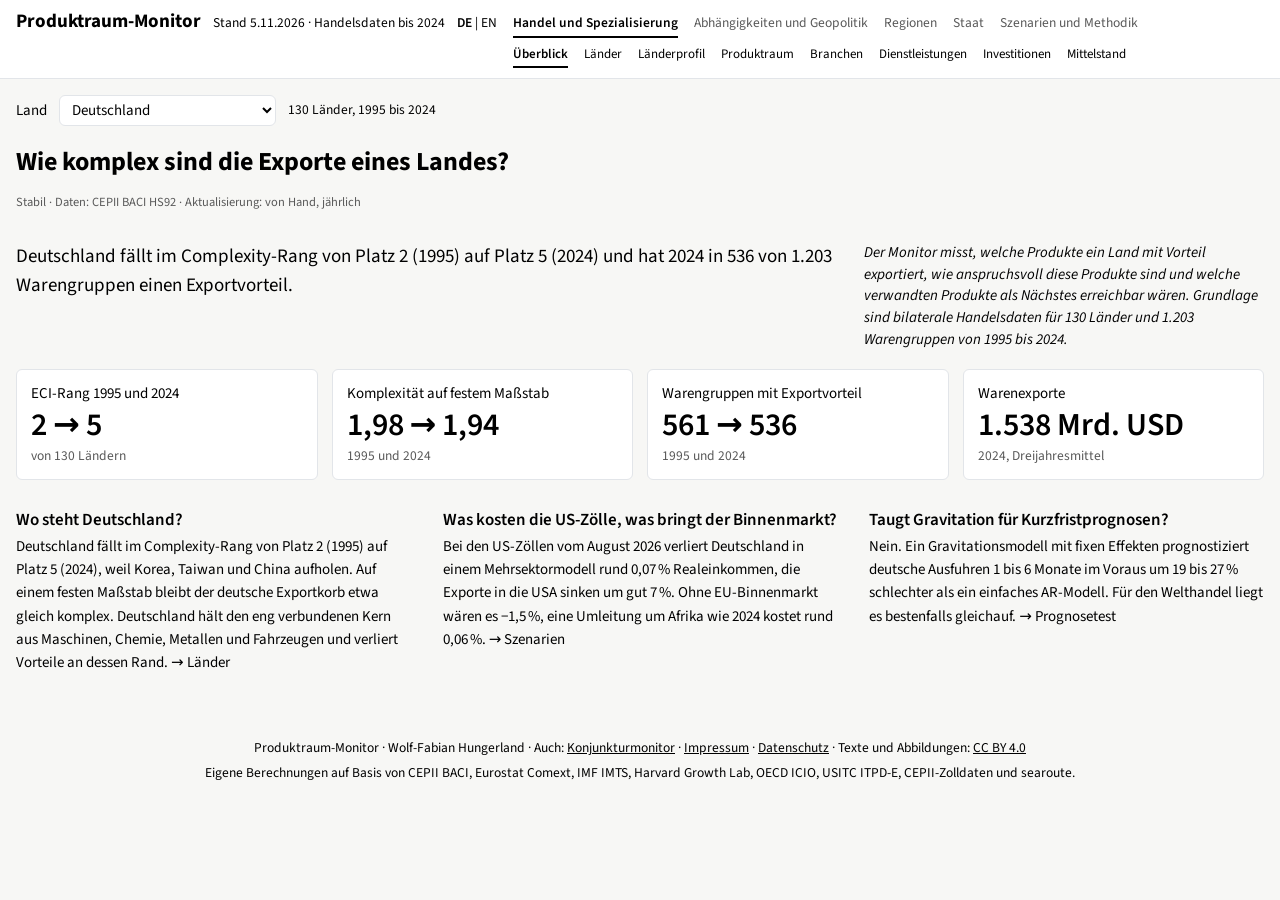
<file: site/index.html>
<!doctype html>
<html lang="de">
<head>
<meta charset="utf-8">
<meta name="viewport" content="width=device-width, initial-scale=1, viewport-fit=cover">
<title>Produktraum-Monitor</title>
<meta name="description" content="Wie komplex sind die Exporte eines Landes, und wo liegen seine nächsten Chancen? Economic Complexity aus BACI-Handelsdaten, 1995 bis 2024.">
<link rel="stylesheet" href="fonts/fonts.css">
<link rel="stylesheet" href="style.css?v=20261114g">
<link rel="alternate" hreflang="en" href="en/">
</head>
<body>
<header class="top">
  <div class="inner">
    <div class="brand">
      <h1>Produktraum-Monitor</h1>
      <span class="stand" id="stand"></span>
      <span class="lang"><a href="./" lang="de" aria-current="true">DE</a> | <a href="en/" lang="en" hreflang="en">EN</a></span>
    </div>
    <nav aria-label="Bereiche">
      <a href="#ueberblick">Überblick</a>
      <a href="#laender">Länder</a>
      <a href="#profil">Länderprofil</a>
      <a href="#produktraum">Produktraum</a>
      <a href="#branchen">Branchen</a>
      <a href="#abhaengigkeiten">Abhängigkeiten</a>
      <a href="#wettbewerb">China-Wettbewerb</a>
      <a href="#nullhandel">Null-Handel</a>
      <a href="#regime">Regierungsform</a>
      <a href="#mittelstand">Mittelstand</a>
      <a href="#dienste">Dienstleistungen</a>
      <a href="#fdi">Investitionen</a>
      <a href="#beschaffung">Beschaffung</a>
      <a href="#staat">Staatsausgaben</a>
      <a href="#bundeslaender">Bundesländer</a>
      <a href="#regionen">Regionen</a>
      <a href="#betroffenheit">Betroffenheit</a>
      <a href="#kreise">Kreise</a>
      <a href="#steckbrief">Kreis-Steckbrief</a>
      <a href="#szenarien">Szenarien</a>
      <a href="#prognose">Prognosetest</a>
      <a href="#methodik">Methodik</a>
    </nav>
  </div>
</header>

<main class="inner">
  <div class="controls" id="controls">
    <label for="country">Land</label>
    <select id="country"></select>
    <span class="hint" id="countryHint"></span>
  </div>

  <section id="view-ueberblick" class="view">
    <h2>Wie komplex sind die Exporte eines Landes?</h2>
    <div class="intro">
      <p class="answer" id="ovAnswer"></p>
      <p class="explain">Der Monitor misst, welche Produkte ein Land mit Vorteil exportiert, wie anspruchsvoll diese Produkte sind und welche verwandten Produkte als Nächstes erreichbar wären. Grundlage sind bilaterale Handelsdaten für 130 Länder und 1.203 Warengruppen von 1995 bis 2024.</p>
    </div>
    <div class="kpis" id="facts"></div>
    <div class="findings">
      <div class="finding">
        <h3>Wo steht Deutschland?</h3>
        <p>Deutschland fällt im Complexity-Rang von Platz 2 (1995) auf Platz 5 (2024), weil Korea, Taiwan und China aufholen. Auf einem festen Maßstab bleibt der deutsche Exportkorb etwa gleich komplex. Deutschland hält den eng verbundenen Kern aus Maschinen, Chemie, Metallen und Fahrzeugen und verliert Vorteile an dessen Rand. <a href="#laender">→ Länder</a></p>
      </div>
      <div class="finding">
        <h3>Was kosten die US-Zölle, was bringt der Binnenmarkt?</h3>
        <p>Bei den US-Zöllen vom August 2026 verliert Deutschland in einem Mehrsektormodell rund 0,07&#8239;% Realeinkommen, die Exporte in die USA sinken um gut 7&#8239;%. Ohne EU-Binnenmarkt wären es −1,5&#8239;%, eine Umleitung um Afrika wie 2024 kostet rund 0,06&#8239;%. <a href="#szenarien">→ Szenarien</a></p>
      </div>
      <div class="finding">
        <h3>Taugt Gravitation für Kurzfristprognosen?</h3>
        <p>Nein. Ein Gravitationsmodell mit fixen Effekten prognostiziert deutsche Ausfuhren 1 bis 6 Monate im Voraus um 19 bis 27&#8239;% schlechter als ein einfaches AR-Modell. Für den Welthandel liegt es bestenfalls gleichauf. <a href="#prognose">→ Prognosetest</a></p>
      </div>
    </div>
  </section>

  <section id="view-laender" class="view" hidden>
    <h2 id="laenderTitle">Wie komplex exportiert ein Land im Vergleich?</h2>
    <div class="intro">
      <p class="answer" id="laAnswer"></p>
      <p class="explain">Der Economic Complexity Index (ECI) ordnet 130 Länder danach, wie vielfältig und wie selten ihre Exportvorteile sind. Er wird jedes Jahr neu normiert und zeigt nur die relative Position. Bis zu fünf Vergleichsländer lassen sich hinzufügen.</p>
    </div>
    <div class="compare" id="compare"></div>
    <div class="charts">
    <figure class="card fig" data-fig="rank">
      <p class="cask">Welchen Platz belegt das Land?</p>
      <h3><span class="fignum"></span><span class="ftitle">ECI-Rang, 1 = komplexester Exportkorb</span></h3>
      <div class="cbody">
        <div class="cmain"><div id="rankChart" class="svgwrap"></div></div>
        <aside class="cside"><p class="capnote">Rang unter 130 Ländern mit mindestens 1 Mio. Einwohnern und 1 Mrd. USD Exporten. Ein höherer Platz kann auch daraus folgen, dass andere Länder zurückfallen.</p></aside>
      </div>
      <p class="src">Quelle: eigene Berechnungen auf Basis von CEPII BACI HS92 V202601 (Etalab-Lizenz 2.0). Lizenz der Abbildung: CC BY 4.0.</p>
      <div class="acts"><button type="button" data-act="xlsx">XLSX</button><button type="button" data-act="pptx">PPTX</button><button type="button" data-act="png">PNG</button><button type="button" data-act="csv">CSV</button><button type="button" data-act="link">Link kopieren</button></div>
    </figure>
    <figure class="card fig" data-fig="fixed">
      <p class="cask">Wird der Exportkorb selbst anspruchsvoller?</p>
      <h3><span class="fignum"></span><span class="ftitle">Komplexität des Exportkorbs auf festem Maßstab</span></h3>
      <div class="cbody">
        <div class="cmain"><div id="fixedChart" class="svgwrap"></div></div>
        <aside class="cside"><p class="capnote">Mittlere Produktkomplexität (PCI, gemittelt 1995 bis 2024) der Waren mit Exportvorteil. Anders als der ECI zeigt der feste Maßstab, ob ein Land sich selbst verbessert.</p></aside>
      </div>
      <p class="src">Quelle: eigene Berechnungen auf Basis von CEPII BACI HS92 V202601 (Etalab-Lizenz 2.0). Lizenz der Abbildung: CC BY 4.0.</p>
      <div class="acts"><button type="button" data-act="xlsx">XLSX</button><button type="button" data-act="pptx">PPTX</button><button type="button" data-act="png">PNG</button><button type="button" data-act="csv">CSV</button><button type="button" data-act="link">Link kopieren</button></div>
    </figure>
    </div>
    <div class="tablewrap"><table id="rankTable"></table></div>
    <p class="tnote">Fitness und GENEPY sind alternative Verfahren zur Messung der Komplexität; sie bestätigen die Rangfolge.</p>
  </section>

  <section id="view-profil" class="view" hidden>
    <h2 id="profTitle">Länderprofil</h2>
    <div class="intro">
      <p class="answer" id="profAnswer"></p>
      <p class="explain">Das Profil bündelt für ein Land die Komplexität der Exporte, die stärksten Branchen, die nächsten Exportchancen und die Wirkung von Zöllen, Binnenmarkt und gesperrten Seewegen. Das Land wählen Sie oben.</p>
    </div>
    <div class="kpis" id="profFacts"></div>
    <div class="charts">
    <figure class="card fig" data-fig="profil">
      <p class="cask">Wie stark treffen Zölle, Binnenmarkt und Seewege das Land?</p>
      <h3><span class="fignum"></span><span class="ftitle" id="profChartTitle">Realeinkommen je Szenario</span></h3>
      <div class="cbody">
        <div class="cmain"><div id="profChart" class="svgwrap"></div></div>
        <aside class="cside"><p class="capnote">Punkt: zentraler Fall, Linie: Spanne über die Annahmen zur Handelselastizität. Langfristige Anpassung im Mehrsektormodell. Länder außerhalb der 80 Volkswirtschaften des Modells zeigen die Werte für den „Rest der Welt“.</p></aside>
      </div>
      <p class="src">Quelle: eigene Berechnungen, Mehrsektormodell nach Caliendo und Parro (2015); OECD ICIO 2025, CEPII, MAcMap, USITC ITPD-E. Lizenz der Abbildung: CC BY 4.0.</p>
      <div class="acts"><button type="button" data-act="xlsx">XLSX</button><button type="button" data-act="pptx">PPTX</button><button type="button" data-act="png">PNG</button><button type="button" data-act="csv">CSV</button><button type="button" data-act="link">Link kopieren</button></div>
    </figure>
    </div>
    <h3>Stärkste Branchen</h3>
    <div class="tablewrap"><table id="profSectors"></table></div>
    <h3>Nächste Chancen</h3>
    <div class="tablewrap"><table id="profOpps"></table></div>
    <p class="tnote">Branchen: Anteil am Welthandel der Branche. Chancen: Produkte ohne Exportvorteil, sortiert nach Complexity Outlook Gain; Beispiele sind eigene, beispielhafte Zuordnungen. <button type="button" class="copy" id="profPrint">Profil drucken</button></p>
  </section>

  <section id="view-produktraum" class="view" hidden>
    <h2>Wo liegen die nächsten Exportchancen?</h2>
    <div class="intro">
      <p class="answer" id="prAnswer"></p>
      <p class="explain">Jeder Punkt ist eine Warengruppe (HS4). Nah beieinander liegen Produkte, die häufig von denselben Ländern exportiert werden. Wer ein Produkt herstellt, erreicht seine Nachbarn leichter als entfernte Produkte.</p>
    </div>
    <div class="toolbar">
      <label for="colorMode">Färbung</label>
      <select id="colorMode">
        <option value="status">Vorteile des Landes 1995 und 2024</option>
        <option value="year">Vorteile in einem Jahr</option>
        <option value="group">Produktgruppen</option>
      </select>
      <label for="snapYear" id="snapYearLabel" hidden>Jahr</label>
      <select id="snapYear" hidden></select>
    </div>
    <div class="charts">
    <figure class="card fig" data-fig="space">
      <p class="cask">Welche Produkte beherrscht das Land, welche liegen nahe?</p>
      <h3><span class="fignum"></span><span class="ftitle">Produktraum: Warengruppen und ihre Nähe</span></h3>
      <div class="cbody">
        <div class="cmain"><div class="spacewrap"><canvas id="space" aria-label="Karte des Produktraums"></canvas><div id="tip" class="tip" hidden></div></div><div class="legend" id="spaceLegend"></div></div>
        <aside class="cside"><p class="capnote">Punktgröße: Welthandel 2024. Linien: maximaler Spannbaum der Nähe-Matrix und alle Verbindungen ab 0,55. Ein Klick auf eine Zeile der Chancen-Tabelle markiert das Produkt.</p></aside>
      </div>
      <p class="src">Quelle: eigene Berechnungen auf Basis von CEPII BACI HS92 V202601 (Etalab-Lizenz 2.0). Lizenz der Abbildung: CC BY 4.0.</p>
      <div class="acts"><button type="button" data-act="xlsx">XLSX</button><button type="button" data-act="pptx">PPTX</button><button type="button" data-act="png">PNG</button><button type="button" data-act="csv">CSV</button><button type="button" data-act="link">Link kopieren</button></div>
    </figure>
    </div>
    <h3>Nächste Chancen</h3>
    <p class="tnote">Produkte ohne Exportvorteil im Jahr 2024, sortiert nach Complexity Outlook Gain: Wie stark würde ein Einstieg die Nähe zu komplexen Produkten erhöhen? Nähe 0 bis 1, Komplexität als PCI. Zeile anklicken markiert das Produkt in der Karte.</p>
    <div class="tablewrap"><table id="oppTable"></table></div>
  </section>

  <section id="view-branchen" class="view" hidden>
    <h2 id="branchenTitle">In welchen Branchen gewinnt oder verliert ein Land Weltmarktanteile?</h2>
    <div class="intro">
      <p class="answer" id="brAnswer"></p>
      <p class="explain">Anteil des Landes am Welthandel der jeweiligen Branche, 1995 und 2024, gleitender Dreijahresdurchschnitt. Branchen nach HS-Kapiteln.</p>
    </div>
    <div class="tablewrap"><table id="sectorTable"></table></div>
  </section>

  <section id="view-abhaengigkeiten" class="view" hidden>
    <h2>Wo hängen EU und Deutschland an wenigen Lieferländern?</h2>
    <div class="toolbar">
      <label for="depLevel">Ebene</label>
      <select id="depLevel"><option value="EU27">EU</option><option value="DEU">Deutschland</option></select>
    </div>
    <div class="intro">
      <p class="answer" id="depAnswer"></p>
      <p class="explain">Abhängig ist eine Ware, wenn drei Kriterien der EU-Kommission (2021) zugleich gelten: Die Importe von außerhalb der EU kommen aus wenigen Ländern (Konzentrationsindex über 0,4), sie machen mehr als die Hälfte aller Importe aus, und sie übersteigen die eigenen Exporte. Die Kommission beschränkt ihre Liste auf sensible Wirtschaftsbereiche und kommt so auf 137 Waren; hier sind alle Waren gezählt.</p>
    </div>
    <div class="kpis" id="depFacts"></div>
    <div class="charts">
    <figure class="card fig" data-fig="dep">
      <p class="cask">In welchen Warengruppen liegen die Abhängigkeiten?</p>
      <h3><span class="fignum"></span><span class="ftitle">Abhängige Waren nach Warengruppe, 2024</span></h3>
      <div class="cbody">
        <div class="cmain"><div id="depChart" class="svgwrap"></div></div>
        <aside class="cside"><p class="capnote">Zahl der HS6-Positionen, die alle drei Kriterien erfüllen. Dunkelblau: China ist Hauptlieferant. Chemie und Textilien stellen die meisten Positionen, Maschinen und Elektronik einen großen Teil des Werts.</p></aside>
      </div>
      <p class="src">Quelle: eigene Berechnungen auf Basis von CEPII BACI HS22 V202601 (Etalab-Lizenz 2.0), Kriterien der EU-Kommission (2021). Lizenz der Abbildung: CC BY 4.0.</p>
      <div class="acts"><button type="button" data-act="xlsx">XLSX</button><button type="button" data-act="pptx">PPTX</button><button type="button" data-act="png">PNG</button><button type="button" data-act="csv">CSV</button><button type="button" data-act="link">Link kopieren</button></div>
    </figure>
    </div>
    <h3>Die größten Abhängigkeiten nach Importwert</h3>
    <div class="tablewrap"><table id="depTable"></table></div>
    <p class="tnote">Anteil: Anteil des Hauptlieferanten an den Importen von außerhalb der EU. Rotes Meer: Anteil dieser Importe, deren kürzester Seeweg nach Hamburg durch das Rote Meer führt. σ: Substitutionselastizität zwischen Lieferländern, eigene Schätzung nach Feenstra (1994), Broda und Weinstein (2006) und Soderbery (2015) aus BACI-Stückwerten 2012 bis 2024 (Importe der EU bzw. Deutschlands); σ ESCAP: Schätzung von ESCAP und Weltbank nach demselben Verfahren (Basisjahr 2012, für die EU Median der Mitgliedstaaten). Rote Markierung: beide Schätzungen unter 2, Lieferländer kaum austauschbar. Werte bei 1,05 liegen am Rand des Suchgitters. Einzelwerte sind unsicher: Im Mittel passen sie zu den Schätzungen von ESCAP und Weltbank (Median 2,8 gegenüber 2,6 für Deutschland), die Reihenfolge der Waren stimmt aber kaum überein. Belastbar sind Aussagen über viele Waren, weniger über eine einzelne. Warennamen: HS4-Bezeichnung, darunter die englische HS6-Bezeichnung von CEPII.</p>
    <h3>Welche deutschen Branchen hängen an abhängigen Vorleistungen aus China?</h3>
    <div class="tablewrap"><table id="depIndustries"></table></div>
    <p class="tnote">Alle Werte in % der Produktion der Branche (OECD ICIO 2022). Direkt: unmittelbar aus China bezogene Vorleistungen in Gütergruppen, deren China-Importe zu abhängigen Waren gehören. Mit indirekten Lieferketten: derselbe Wert hochgerechnet mit dem Lieferketten-Multiplikator der Branche, also einschließlich chinesischer Vorleistungen, die über Drittländer oder andere deutsche Branchen kommen (globale Leontief-Inverse). Chinesische Wertschöpfung: Anteil Chinas an der Produktion der Branche über alle Stufen, alle Waren (Johnson und Noguera 2012). Etwa die Hälfte der chinesischen Wertschöpfung in deutscher Produktion kommt auf indirektem Weg. Produktion: langfristige Änderung bei einem Lieferstopp Chinas; kurzfristige Engpässe ohne Ersatz kosten deutlich mehr.</p>
    <h3 id="crHead"></h3>
    <p class="answer" id="crAnswer"></p>
    <div class="charts">
    <figure class="card fig" data-fig="crit">
      <p class="cask" id="crAsk"></p>
      <h3><span class="fignum"></span><span class="ftitle" id="crTitle"></span></h3>
      <div class="cbody"><div class="cmain"><div id="crChart" class="svgwrap"></div></div></div>
      <p class="src" id="crSrc"></p>
      <div class="acts"><button type="button" data-act="xlsx">XLSX</button><button type="button" data-act="pptx">PPTX</button><button type="button" data-act="png">PNG</button><button type="button" data-act="csv">CSV</button><button type="button" data-act="link">Link kopieren</button></div>
    </figure>
    </div>
    <div class="tablewrap"><table id="crTable"></table></div>
  </section>

  <section id="view-wettbewerb" class="view" hidden>
    <h2>Wo konkurrieren deutsche und chinesische Exporte?</h2>
    <div class="intro">
      <p class="answer" id="compAnswer"></p>
      <p class="explain">Verglichen werden die Exporte Deutschlands und Chinas in alle anderen Länder, Ware für Ware (HS6). Exportähnlichkeit nach Finger und Kreinin (1979): 0 heißt keine gemeinsamen Waren, 1 dieselbe Warenstruktur. Preisabstand: chinesischer gegenüber deutschem Stückwert bei derselben Ware im selben Zielland (Schott 2008). Qualitätsleiter: Spanne der Stückwerte aller Lieferländer in die EU, vereinfacht nach Khandelwal (2010). Bei kurzer Leiter lässt sich wenig über Qualität absetzen, der Preis zählt mehr.</p>
    </div>
    <div class="kpis" id="compFacts"></div>
    <div class="charts">
    <figure class="card fig" data-fig="comp">
      <p class="cask">Wo hat China Weltmarktanteile gewonnen, und wie hielt sich Deutschland?</p>
      <h3><span class="fignum"></span><span class="ftitle">Weltmarktanteile nach Warengruppe, 2012 und 2024</span></h3>
      <div class="cbody">
        <div class="cmain"><div id="compChart" class="svgwrap"></div></div>
        <aside class="cside"><p class="capnote">Anteile an den Weltexporten der Warengruppe ohne Lieferungen nach Deutschland und China, gewichtet mit den deutschen Exporten 2024. Kreis: 2012, Punkt: 2024. Nur Waren mit mindestens 100 Mio. USD deutschen Exporten.</p></aside>
      </div>
      <p class="src">Quelle: eigene Berechnungen auf Basis von CEPII BACI HS92 V202601 (Etalab-Lizenz 2.0). Lizenz der Abbildung: CC BY 4.0.</p>
      <div class="acts"><button type="button" data-act="xlsx">XLSX</button><button type="button" data-act="pptx">PPTX</button><button type="button" data-act="png">PNG</button><button type="button" data-act="csv">CSV</button><button type="button" data-act="link">Link kopieren</button></div>
    </figure>
    </div>
    <h3>Deutsche Exportwaren unter Preisdruck aus China</h3>
    <div class="tablewrap"><table id="compTable"></table></div>
    <p class="tnote">Auswahl: deutsche Exporte 2024 von mindestens 100 Mio. USD, Chinas Weltmarktanteil seit 2012 um mindestens 5 Prozentpunkte gestiegen, chinesischer Stückwert mindestens halb so hoch wie der deutsche, Qualitätsleiter kürzer als im Median. Preisverhältnis: chinesischer zu deutschem Stückwert, gewichtet über die Zielländer. Stückwerte je Tonne vermischen Qualität, Modellmix und Gewicht; einzelne Werte sind daher grob. Warennamen: HS4-Bezeichnung, darunter die englische HS6-Bezeichnung von CEPII (HS 1992; Elektroautos fallen unter 870390).</p>
    <h3 id="subHead"></h3>
    <p class="answer" id="subAnswer"></p>
    <div class="charts">
    <figure class="card fig" data-fig="subzeit">
      <p class="cask" id="subZAsk"></p>
      <h3><span class="fignum"></span><span class="ftitle" id="subZTitle"></span></h3>
      <div class="cbody"><div class="cmain"><div id="subZChart" class="svgwrap"></div></div></div>
      <p class="src" id="subZSrc"></p>
      <div class="acts"><button type="button" data-act="xlsx">XLSX</button><button type="button" data-act="pptx">PPTX</button><button type="button" data-act="png">PNG</button><button type="button" data-act="csv">CSV</button><button type="button" data-act="link">Link kopieren</button></div>
    </figure>
    <figure class="card fig" data-fig="subcn">
      <p class="cask" id="subCAsk"></p>
      <h3><span class="fignum"></span><span class="ftitle" id="subCTitle"></span></h3>
      <div class="cbody"><div class="cmain"><div id="subCChart" class="svgwrap"></div></div></div>
      <p class="src" id="subCSrc"></p>
      <div class="acts"><button type="button" data-act="xlsx">XLSX</button><button type="button" data-act="pptx">PPTX</button><button type="button" data-act="png">PNG</button><button type="button" data-act="csv">CSV</button><button type="button" data-act="link">Link kopieren</button></div>
    </figure>
    </div>
  </section>

  <section id="view-nullhandel" class="view" hidden>
    <h2>Wer handelt überhaupt mit wem?</h2>
    <div class="toolbar">
      <label for="ztLevel">Ebene</label>
      <select id="ztLevel"><option value="country">Länder</option><option value="section">HS-Abschnitte (21)</option><option value="hs2">HS2 (Kapitel)</option><option value="hs4">HS4 (Positionen)</option><option value="hs6">HS6 (Unterpositionen)</option></select>
      <label for="ztView">Richtung</label>
      <select id="ztView"><option value="x">Exporte</option><option value="m">Importe</option><option value="two">beidseitig</option></select>
      <label for="ztStat">Kennzahl</label>
      <select id="ztStat"><option value="median">Median</option><option value="mean">Mittelwert</option></select>
      <label for="ztPeriod">Zeitraum</label>
      <select id="ztPeriod"></select>
    </div>
    <div class="intro">
      <p class="answer" id="ztAnswer"></p>
      <p class="explain">Darstellung nach Helpman, Melitz und Rubinstein (2008): Jede Zeile ist ein Land, jede Spalte ein Partnerland, beide in derselben Reihenfolge, sortiert nach der Breite des Handels (Partner mal HS6-Waren). Weiß heißt kein Handel. Auf Länderebene ist eine Zelle schwarz, wenn gehandelt wird; im Mittelwert zeigt der Grauton den Anteil der Jahre mit Handel. Auf HS-Ebenen zeigt der Grauton den Anteil der Warencodes, die zwischen beiden Ländern gehandelt werden. Beidseitig zählt nur Handel, der in beide Richtungen läuft, auf HS-Ebenen im selben Code.</p>
    </div>
    <div class="kpis" id="ztFacts"></div>
    <div class="charts">
    <figure class="card fig" data-fig="zt">
      <p class="cask">Welche Länderpaare handeln miteinander, und wie breit?</p>
      <h3><span class="fignum"></span><span class="ftitle" id="ztTitle">Null-Handel-Matrix</span></h3>
      <div class="cbody">
        <div class="cmain"><div class="ztwrap"><canvas id="ztCanvas" width="210" height="210"></canvas></div><p class="hint" id="ztHover">Zeiger auf eine Zelle: Länderpaar und Wert.</p></div>
        <aside class="cside"><p class="capnote" id="ztNote"></p><div id="ztLegend"></div></aside>
      </div>
      <p class="src" id="ztSrc"></p>
      <div class="acts"><button type="button" data-act="xlsx">XLSX</button><button type="button" data-act="pptx">PPTX</button><button type="button" data-act="png">PNG</button><button type="button" data-act="csv">CSV</button><button type="button" data-act="link">Link kopieren</button></div>
    </figure>
    <figure class="card fig" data-fig="ztger">
      <p class="cask" id="ztGerAsk"></p>
      <h3><span class="fignum"></span><span class="ftitle" id="ztGerTitle"></span></h3>
      <div class="cbody">
        <div class="cmain"><div id="ztGerChart" class="svgwrap"></div></div>
        <aside class="cside"><p class="capnote">Länderebene: Anteil aller Partnerländer. HS-Ebenen: Anteil aller Kombinationen aus Partnerland und Warencode. Beidseitig: Das Land exportiert und importiert denselben Code mit demselben Partner.</p></aside>
      </div>
      <p class="src" id="ztGerSrc"></p>
      <div class="acts"><button type="button" data-act="xlsx">XLSX</button><button type="button" data-act="pptx">PPTX</button><button type="button" data-act="png">PNG</button><button type="button" data-act="csv">CSV</button><button type="button" data-act="link">Link kopieren</button></div>
    </figure>
    <figure class="card fig" data-fig="ztcmp">
      <p class="cask">Wie breit handelt Deutschland im Vergleich?</p>
      <h3><span class="fignum"></span><span class="ftitle" id="ztCmpTitle"></span></h3>
      <div class="cbody">
        <div class="cmain"><div id="ztCmpChart" class="svgwrap"></div></div>
        <aside class="cside"><p class="capnote" id="ztCmpNote"></p></aside>
      </div>
      <p class="src" id="ztCmpSrc"></p>
      <div class="acts"><button type="button" data-act="xlsx">XLSX</button><button type="button" data-act="pptx">PPTX</button><button type="button" data-act="png">PNG</button><button type="button" data-act="csv">CSV</button><button type="button" data-act="link">Link kopieren</button></div>
    </figure>
    </div>
  </section>

  <section id="view-regime" class="view" hidden>
    <h2>Mit welchen Regierungen handeln Deutschland und die EU?</h2>
    <div class="toolbar">
      <label for="rgWho">Ebene</label>
      <select id="rgWho"><option value="DEU">Deutschland</option><option value="EU27">EU, Handel mit Drittstaaten</option></select>
      <label for="rgFlow">Richtung</label>
      <select id="rgFlow"><option value="M">Importe</option><option value="X">Exporte</option></select>
      <label for="rgDim">Einstufung</label>
      <select id="rgDim"><option value="regime">Regimetyp (V-Dem)</option><option value="bloc">Nähe in UN-Abstimmungen</option></select>
    </div>
    <div class="intro">
      <p class="answer" id="rgAnswer"></p>
      <p class="explain">Regimetyp nach V-Dem (Regimes of the World): liberale Demokratie, Wahldemokratie, Wahlautokratie (Wahlen ohne faire Bedingungen), geschlossene Autokratie; Einstufung des jeweiligen Jahres. V-Dem zählt 2024 auch Indien, die Türkei, Mexiko und die Ukraine zu den Wahlautokratien und stuft das Vereinigte Königreich und Korea zur Wahldemokratie herab. UN-Nähe: Lage eines Landes zwischen China und den USA nach seinem Abstimmungsverhalten in der UN-Generalversammlung (Bailey, Strezhnev und Voeten 2017), geteilt in der Mitte.</p>
    </div>
    <div class="kpis" id="rgFacts"></div>
    <div class="charts">
    <figure class="card fig" data-fig="rg">
      <p class="cask">Wie hat sich der Handel nach Regierungsform der Partner verschoben?</p>
      <h3><span class="fignum"></span><span class="ftitle" id="rgTitle"></span></h3>
      <div class="cbody">
        <div class="cmain"><div id="rgChart" class="svgwrap"></div></div>
        <aside class="cside"><p class="capnote" id="rgNote"></p></aside>
      </div>
      <p class="src">Quelle: eigene Berechnungen auf Basis von IMF IMTS, V-Dem v16 (CC BY-SA 4.0) und UN-Idealpunkten nach Bailey, Strezhnev und Voeten (2017, CC0). Lizenz der Abbildung: CC BY 4.0.</p>
      <div class="acts"><button type="button" data-act="xlsx">XLSX</button><button type="button" data-act="pptx">PPTX</button><button type="button" data-act="png">PNG</button><button type="button" data-act="csv">CSV</button><button type="button" data-act="link">Link kopieren</button></div>
    </figure>
    <figure class="card fig" data-fig="rgdep">
      <p class="cask">Von wem kommen die abhängigen Waren?</p>
      <h3><span class="fignum"></span><span class="ftitle">Abhängige Waren 2024: Importwert nach Hauptlieferant, in %</span></h3>
      <div class="cbody">
        <div class="cmain"><div id="rgDepChart" class="svgwrap"></div></div>
        <aside class="cside"><p class="capnote">Abhängige Waren nach den Kriterien der EU-Kommission (siehe Abhängigkeiten), BACI 2024. Einstufung des Hauptlieferanten 2024.</p></aside>
      </div>
      <p class="src">Quelle: eigene Berechnungen auf Basis von IMF IMTS, V-Dem v16 (CC BY-SA 4.0) und UN-Idealpunkten nach Bailey, Strezhnev und Voeten (2017, CC0). Lizenz der Abbildung: CC BY 4.0.</p>
      <div class="acts"><button type="button" data-act="xlsx">XLSX</button><button type="button" data-act="pptx">PPTX</button><button type="button" data-act="png">PNG</button><button type="button" data-act="csv">CSV</button><button type="button" data-act="link">Link kopieren</button></div>
    </figure>
    <figure class="card fig" data-fig="rgbr">
      <p class="cask">Wie breit handelt Deutschland mit Demokratien und Autokratien?</p>
      <h3><span class="fignum"></span><span class="ftitle">Deutschland: Anteil der Partner-Waren-Paare (HS6) mit Handel in beide Richtungen, in %</span></h3>
      <div class="cbody">
        <div class="cmain"><div id="rgBrChart" class="svgwrap"></div></div>
        <aside class="cside"><p class="capnote">Aus den Null-Handel-Matrizen (BACI HS92): Anteil aller Kombinationen aus Partnerland und HS6-Ware, in denen Deutschland dieselbe Ware mit dem Partner exportiert und importiert. Partner nach Regimetyp des jeweiligen Jahres.</p></aside>
      </div>
      <p class="src">Quelle: eigene Berechnungen auf Basis von CEPII BACI HS92 V202601 (Etalab-Lizenz 2.0) und V-Dem v16. Lizenz der Abbildung: CC BY 4.0.</p>
      <div class="acts"><button type="button" data-act="xlsx">XLSX</button><button type="button" data-act="pptx">PPTX</button><button type="button" data-act="png">PNG</button><button type="button" data-act="csv">CSV</button><button type="button" data-act="link">Link kopieren</button></div>
    </figure>
    </div>
  </section>

  <section id="view-mittelstand" class="view" hidden>
    <h2>Wie stark hängt der Mittelstand am Außenhandel?</h2>
    <div class="toolbar">
      <label for="msFlow">Richtung</label>
      <select id="msFlow"><option value="EXP">Exporte</option><option value="IMP">Importe</option></select>
      <label for="msPartner">Partner</label>
      <select id="msPartner"></select>
    </div>
    <div class="intro">
      <p class="answer" id="msAnswer"></p>
      <p class="explain">Kleine und mittlere Unternehmen (KMU): weniger als 250 Beschäftigte. Eurostat verknüpft Zolldaten mit dem Unternehmensregister. Unternehmen zählen nach ihrer Haupttätigkeit; exportiert ein Hersteller über einen Großhändler, zählt der Großhändler. Der Mittelstand im deutschen Sinn umfasst auch größere Familienunternehmen und ist damit breiter als die KMU. Betroffenheit: Der Modellrückgang der Exporte in die USA (Zollstand August 2026) und die Exporte unter Preisdruck aus China werden je Branche nach dem KMU-Anteil aufgeteilt.</p>
    </div>
    <div class="kpis" id="msFacts"></div>
    <div class="charts">
    <figure class="card fig" data-fig="ms">
      <p class="cask">Wie groß ist der KMU-Anteil je Partnerland?</p>
      <h3><span class="fignum"></span><span class="ftitle" id="msTitle"></span></h3>
      <div class="cbody">
        <div class="cmain"><div id="msChart" class="svgwrap"></div></div>
        <aside class="cside"><p class="capnote">Anteil der KMU am Handelswert, einschließlich Unternehmen unbekannter Größe im Nenner. EU27: alle Mitgliedstaaten zusammen.</p></aside>
      </div>
      <p class="src">Quelle: eigene Berechnungen auf Basis von Eurostat, Handel nach Unternehmensmerkmalen (ext_tec10, ext_tec01). Lizenz der Abbildung: CC BY 4.0.</p>
      <div class="acts"><button type="button" data-act="xlsx">XLSX</button><button type="button" data-act="pptx">PPTX</button><button type="button" data-act="png">PNG</button><button type="button" data-act="csv">CSV</button><button type="button" data-act="link">Link kopieren</button></div>
    </figure>

    <figure class="card fig" data-fig="msts">
      <p class="cask">Wie hat sich der KMU-Anteil entwickelt?</p>
      <h3><span class="fignum"></span><span class="ftitle" id="msTsTitle"></span></h3>
      <div class="cbody">
        <div class="cmain"><div id="msTsChart" class="svgwrap"></div></div>
        <aside class="cside"><p class="capnote">Anteil der KMU am Handelswert mit dem gewählten Partner, Deutschland und EU27. Sprünge können aus Änderungen im Unternehmensregister stammen (etwa 2018); die EU-Summe liegt nur für einzelne Jahre vor.</p></aside>
      </div>
      <p class="src">Quelle: eigene Berechnungen auf Basis von Eurostat, Handel nach Unternehmensmerkmalen (ext_tec10, ext_tec01). Lizenz der Abbildung: CC BY 4.0.</p>
      <div class="acts"><button type="button" data-act="xlsx">XLSX</button><button type="button" data-act="pptx">PPTX</button><button type="button" data-act="png">PNG</button><button type="button" data-act="csv">CSV</button><button type="button" data-act="link">Link kopieren</button></div>
    </figure>

    <figure class="card fig" data-fig="msact">
      <p class="cask">In welchen Branchen exportieren KMU viel?</p>
      <h3><span class="fignum"></span><span class="ftitle" id="msActTitle"></span></h3>
      <div class="cbody">
        <div class="cmain"><div id="msActChart" class="svgwrap"></div></div>
        <aside class="cside"><p class="capnote">Exporte deutscher Unternehmen in Länder außerhalb der EU nach Haupttätigkeit; Balkenlänge: KMU-Anteil, Zahl dahinter: Exportwert insgesamt.</p></aside>
      </div>
      <p class="src">Quelle: eigene Berechnungen auf Basis von Eurostat, Handel nach Unternehmensmerkmalen (ext_tec10, ext_tec01). Lizenz der Abbildung: CC BY 4.0.</p>
      <div class="acts"><button type="button" data-act="xlsx">XLSX</button><button type="button" data-act="pptx">PPTX</button><button type="button" data-act="png">PNG</button><button type="button" data-act="csv">CSV</button><button type="button" data-act="link">Link kopieren</button></div>
    </figure>

    </div>
  </section>

  <section id="view-dienste" class="view" hidden>
    <h2>Womit handelt Deutschland bei Dienstleistungen?</h2>
    <div class="intro"><p class="answer" id="svAnswer"></p><p class="explain" id="svExplain"></p></div>
    <div class="charts">
    <figure class="card fig" data-fig="svtypes">
      <p class="cask" id="svTAsk"></p>
      <h3><span class="fignum"></span><span class="ftitle" id="svTTitle"></span></h3>
      <div class="cbody"><div class="cmain"><div id="svTChart" class="svgwrap"></div></div></div>
      <p class="src" id="svTSrc"></p>
      <div class="acts"><button type="button" data-act="xlsx">XLSX</button><button type="button" data-act="pptx">PPTX</button><button type="button" data-act="png">PNG</button><button type="button" data-act="csv">CSV</button><button type="button" data-act="link">Link kopieren</button></div>
    </figure>
    <figure class="card fig" data-fig="svus">
      <p class="cask" id="svUAsk"></p>
      <h3><span class="fignum"></span><span class="ftitle" id="svUTitle"></span></h3>
      <div class="cbody"><div class="cmain"><div id="svUChart" class="svgwrap"></div></div></div>
      <p class="src" id="svUSrc"></p>
      <div class="acts"><button type="button" data-act="xlsx">XLSX</button><button type="button" data-act="pptx">PPTX</button><button type="button" data-act="png">PNG</button><button type="button" data-act="csv">CSV</button><button type="button" data-act="link">Link kopieren</button></div>
    </figure>
    <figure class="card fig" data-fig="svdig">
      <p class="cask" id="svDAsk"></p>
      <h3><span class="fignum"></span><span class="ftitle" id="svDTitle"></span></h3>
      <div class="cbody"><div class="cmain"><div id="svDChart" class="svgwrap"></div></div></div>
      <p class="src" id="svDSrc"></p>
      <div class="acts"><button type="button" data-act="xlsx">XLSX</button><button type="button" data-act="pptx">PPTX</button><button type="button" data-act="png">PNG</button><button type="button" data-act="csv">CSV</button><button type="button" data-act="link">Link kopieren</button></div>
    </figure>
    </div>
    <h3 id="svTabTitle"></h3>
    <div class="tablewrap"><table id="svTable"></table></div>
  </section>

  <section id="view-fdi" class="view" hidden>
    <h2>Wo investiert die deutsche Wirtschaft?</h2>
    <div class="intro"><p class="answer" id="fdAnswer"></p><p class="explain" id="fdExplain"></p></div>
    <div class="charts">
    <figure class="card fig" data-fig="fdstock">
      <p class="cask" id="fdSAsk"></p>
      <h3><span class="fignum"></span><span class="ftitle" id="fdSTitle"></span></h3>
      <div class="cbody"><div class="cmain"><div id="fdSChart" class="svgwrap"></div></div></div>
      <p class="src" id="fdSSrc"></p>
      <div class="acts"><button type="button" data-act="xlsx">XLSX</button><button type="button" data-act="pptx">PPTX</button><button type="button" data-act="png">PNG</button><button type="button" data-act="csv">CSV</button><button type="button" data-act="link">Link kopieren</button></div>
    </figure>
    <figure class="card fig" data-fig="fdflow">
      <p class="cask" id="fdFAsk"></p>
      <h3><span class="fignum"></span><span class="ftitle" id="fdFTitle"></span></h3>
      <div class="cbody"><div class="cmain"><div id="fdFChart" class="svgwrap"></div></div></div>
      <p class="src" id="fdFSrc"></p>
      <div class="acts"><button type="button" data-act="xlsx">XLSX</button><button type="button" data-act="pptx">PPTX</button><button type="button" data-act="png">PNG</button><button type="button" data-act="csv">CSV</button><button type="button" data-act="link">Link kopieren</button></div>
    </figure>
    </div>
    <h3 id="fdTabTitle"></h3>
    <div class="tablewrap"><table id="fdTable"></table></div>
  </section>

  <section id="view-beschaffung" class="view" hidden>
    <h2>Wie kauft der Staat ein?</h2>
    <div class="intro"><p class="answer" id="pcAnswer"></p><p class="explain" id="pcExplain"></p></div>
    <div class="charts">
    <figure class="card fig" data-fig="pcq">
      <p class="cask" id="pcQAsk"></p>
      <h3><span class="fignum"></span><span class="ftitle" id="pcQTitle"></span></h3>
      <div class="cbody"><div class="cmain"><div id="pcQChart" class="svgwrap"></div></div></div>
      <p class="src" id="pcQSrc"></p>
      <div class="acts"><button type="button" data-act="xlsx">XLSX</button><button type="button" data-act="pptx">PPTX</button><button type="button" data-act="png">PNG</button><button type="button" data-act="csv">CSV</button><button type="button" data-act="link">Link kopieren</button></div>
    </figure>
    <figure class="card fig" data-fig="pcc">
      <p class="cask" id="pcCAsk"></p>
      <h3><span class="fignum"></span><span class="ftitle" id="pcCTitle"></span></h3>
      <div class="cbody"><div class="cmain"><div id="pcCChart" class="svgwrap"></div></div></div>
      <p class="src" id="pcCSrc"></p>
      <div class="acts"><button type="button" data-act="xlsx">XLSX</button><button type="button" data-act="pptx">PPTX</button><button type="button" data-act="png">PNG</button><button type="button" data-act="csv">CSV</button><button type="button" data-act="link">Link kopieren</button></div>
    </figure>
    <figure class="card fig" data-fig="pcb">
      <p class="cask" id="pcBAsk"></p>
      <h3><span class="fignum"></span><span class="ftitle" id="pcBTitle"></span></h3>
      <div class="cbody"><div class="cmain"><div id="pcBChart" class="svgwrap"></div></div></div>
      <p class="src" id="pcBSrc"></p>
      <div class="acts"><button type="button" data-act="xlsx">XLSX</button><button type="button" data-act="pptx">PPTX</button><button type="button" data-act="png">PNG</button><button type="button" data-act="csv">CSV</button><button type="button" data-act="link">Link kopieren</button></div>
    </figure>
    <figure class="card fig" data-fig="pcp">
      <p class="cask" id="pcPAsk"></p>
      <h3><span class="fignum"></span><span class="ftitle" id="pcPTitle"></span></h3>
      <div class="cbody"><div class="cmain"><div id="pcPChart" class="svgwrap"></div></div></div>
      <p class="src" id="pcPSrc"></p>
      <div class="acts"><button type="button" data-act="xlsx">XLSX</button><button type="button" data-act="pptx">PPTX</button><button type="button" data-act="png">PNG</button><button type="button" data-act="csv">CSV</button><button type="button" data-act="link">Link kopieren</button></div>
    </figure>
    </div>
    <h3 id="pcSTitle"></h3>
    <div class="tablewrap"><table id="pcSTable"></table></div>
    <h3 id="pcCovTitle"></h3>
    <div class="tablewrap"><table id="pcCovTable"></table></div>
  </section>

  <section id="view-staat" class="view" hidden>
    <h2>Wofür gibt der Staat Geld aus?</h2>
    <div class="intro"><p class="answer" id="stAnswer"></p><p class="explain" id="stExplain"></p></div>
    <div class="charts">
    <figure class="card fig" data-fig="stshare">
      <p class="cask" id="stSAsk"></p>
      <h3><span class="fignum"></span><span class="ftitle" id="stSTitle"></span></h3>
      <div class="cbody"><div class="cmain"><div id="stSChart" class="svgwrap"></div></div></div>
      <p class="src" id="stSSrc"></p>
      <div class="acts"><button type="button" data-act="xlsx">XLSX</button><button type="button" data-act="pptx">PPTX</button><button type="button" data-act="png">PNG</button><button type="button" data-act="csv">CSV</button><button type="button" data-act="link">Link kopieren</button></div>
    </figure>
    <figure class="card fig" data-fig="stmult">
      <p class="cask" id="stMAsk"></p>
      <h3><span class="fignum"></span><span class="ftitle" id="stMTitle"></span></h3>
      <div class="cbody"><div class="cmain"><div id="stMChart" class="svgwrap"></div></div></div>
      <p class="src" id="stMSrc"></p>
      <div class="acts"><button type="button" data-act="xlsx">XLSX</button><button type="button" data-act="pptx">PPTX</button><button type="button" data-act="png">PNG</button><button type="button" data-act="csv">CSV</button><button type="button" data-act="link">Link kopieren</button></div>
    </figure>
    <figure class="card fig" data-fig="sttree">
      <p class="cask" id="stTAsk"></p>
      <h3><span class="fignum"></span><span class="ftitle" id="stTTitle"></span></h3>
      <div class="toolbar"><label for="stYear">Jahr</label><input type="range" id="stYear" step="1"> <span id="stYearLab"></span> <button type="button" id="stPlay">Abspielen</button></div>
      <div class="toolbar"><span id="stCrumb"></span></div>
      <div class="cbody"><div class="cmain"><div id="stTChart" class="svgwrap"></div></div></div>
      <p class="src" id="stTSrc"></p>
      <div class="acts"><button type="button" data-act="xlsx">XLSX</button><button type="button" data-act="pptx">PPTX</button><button type="button" data-act="png">PNG</button><button type="button" data-act="csv">CSV</button><button type="button" data-act="link">Link kopieren</button></div>
    </figure>
    <figure class="card fig" data-fig="stlev">
      <p class="cask" id="stLAsk"></p>
      <h3><span class="fignum"></span><span class="ftitle" id="stLTitle"></span></h3>
      <div class="cbody"><div class="cmain"><div id="stLChart" class="svgwrap"></div></div></div>
      <p class="src" id="stLSrc"></p>
      <div class="acts"><button type="button" data-act="xlsx">XLSX</button><button type="button" data-act="pptx">PPTX</button><button type="button" data-act="png">PNG</button><button type="button" data-act="csv">CSV</button><button type="button" data-act="link">Link kopieren</button></div>
    </figure>
    <figure class="card fig" data-fig="stfed">
      <p class="cask" id="stBAsk"></p>
      <h3><span class="fignum"></span><span class="ftitle" id="stBTitle"></span></h3>
      <div class="cbody"><div class="cmain"><div id="stBChart" class="svgwrap"></div></div></div>
      <p class="src" id="stBSrc"></p>
      <div class="acts"><button type="button" data-act="xlsx">XLSX</button><button type="button" data-act="pptx">PPTX</button><button type="button" data-act="png">PNG</button><button type="button" data-act="csv">CSV</button><button type="button" data-act="link">Link kopieren</button></div>
    </figure>
    <figure class="card fig" data-fig="stbund">
      <p class="cask" id="stHAsk"></p>
      <h3><span class="fignum"></span><span class="ftitle" id="stHTitle"></span></h3>
      <div class="toolbar"><span id="stHYears"></span></div>
      <div class="toolbar"><span id="stHCrumb"></span></div>
      <div class="cbody"><div class="cmain"><div id="stHChart" class="svgwrap"></div></div></div>
      <p class="src" id="stHSrc"></p>
      <div class="acts"><button type="button" data-act="xlsx">XLSX</button><button type="button" data-act="pptx">PPTX</button><button type="button" data-act="png">PNG</button><button type="button" data-act="csv">CSV</button><button type="button" data-act="link">Link kopieren</button></div>
    </figure>
    </div>
  </section>

  <section id="view-bundeslaender" class="view" hidden>
    <h2>Wie hängen die Bundesländer am Außenhandel?</h2>
    <div class="intro"><p class="answer" id="blAnswer"></p><p class="explain" id="blExplain"></p></div>
    <div class="charts">
    <figure class="card fig" data-fig="bltab">
      <p class="cask" id="blTAsk"></p>
      <h3><span class="fignum"></span><span class="ftitle" id="blTTitle"></span></h3>
      <div class="cbody"><div class="cmain"><div id="blTChart" class="svgwrap"></div></div></div>
      <p class="src" id="blTSrc"></p>
      <div class="acts"><button type="button" data-act="xlsx">XLSX</button><button type="button" data-act="pptx">PPTX</button><button type="button" data-act="png">PNG</button><button type="button" data-act="csv">CSV</button><button type="button" data-act="link">Link kopieren</button></div>
    </figure>
    <figure class="card fig" data-fig="bldumb">
      <p class="cask" id="blDAsk"></p>
      <h3><span class="fignum"></span><span class="ftitle" id="blDTitle"></span></h3>
      <div class="cbody"><div class="cmain"><div id="blDChart" class="svgwrap"></div></div></div>
      <p class="src" id="blDSrc"></p>
      <div class="acts"><button type="button" data-act="xlsx">XLSX</button><button type="button" data-act="pptx">PPTX</button><button type="button" data-act="png">PNG</button><button type="button" data-act="csv">CSV</button><button type="button" data-act="link">Link kopieren</button></div>
    </figure>
    <figure class="card fig" data-fig="blprod">
      <p class="cask" id="blPAsk"></p>
      <h3><span class="fignum"></span><span class="ftitle" id="blPTitle"></span></h3>
      <div class="cbody"><div class="cmain"><div id="blPChart" class="svgwrap"></div></div></div>
      <p class="src" id="blPSrc"></p>
      <div class="acts"><button type="button" data-act="xlsx">XLSX</button><button type="button" data-act="pptx">PPTX</button><button type="button" data-act="png">PNG</button><button type="button" data-act="csv">CSV</button><button type="button" data-act="link">Link kopieren</button></div>
    </figure>
    </div>
  </section>

  <section id="view-regionen" class="view" hidden>
    <h2>Welche Regionen Europas trifft was?</h2>
    <div class="toolbar">
      <label for="regLayer">Karte</label>
      <select id="regLayer">
        <optgroup label="Beobachtete Daten">
        <option value="en">Energieintensive Industrie</option>
        <option value="gdp">BIP je Einwohner (Index)</option>
        <option value="rw">BIP je Einwohner seit 1900 (Rosés-Wolf)</option>
        <option value="coh">EU-Kohäsionszahlungen</option>
        <option value="port">Seehäfen: Umschlag</option>
        <option value="k_exq">Kreise: Exportquote der Industrie</option>
        <option value="k_exd">Kreise: Veränderung der Exportquote</option>
        <option value="k_exp">Kreise: Auslandsumsatz je Einwohner</option>
        <option value="k_sol">Kreise: Photovoltaik je Einwohner</option>
        <option value="k_win">Kreise: Windkraft je Einwohner</option>
        <option value="k_ren">Kreise: Anteil Erneuerbare</option>
        <option value="k_lig">Kreise: Braunkohlekraftwerke</option>
        <option value="k_gig">Kreise: Gigabit für Haushalte</option>
        <option value="k_gwf">Kreise: Glasfaser in Gewerbegebieten</option>
        <option value="k_r4g">Kreise: Mobilfunk entlang der Schiene</option>
        <option value="k_b5g">Kreise: 5G an Autobahnen</option>
        <option value="k_ehv">Kreise: Höchstspannungsleitungen</option>
        <option value="k_hvl">Kreise: 110-kV-Leitungen</option>
        <option value="k_rel">Kreise: elektrifizierte Bahnstrecken</option>
        <option value="k_bab">Kreise: Autobahndichte</option>
        </optgroup>
        <optgroup label="Modellrechnungen (Sandkasten)">
        <option value="us">US-Zölle: Produktion</option>
        <option value="cn">Lieferstopp Chinas: Produktion</option>
        <option value="rs">Rotes Meer wie 2024: Produktion</option>
        <option value="k_us">Kreise: US-Zölle, Produktion der Industrie</option>
        <option value="k_usl">Kreise: US-Zölle, Verlust je Einwohner</option>
        </optgroup>
      </select>
      <label for="regYear" id="regYearLab">Jahr</label>
      <select id="regYear"></select>
      <label for="regZoom">Ausschnitt</label>
      <select id="regZoom"><option value="eu">EU</option><option value="de">Deutschland</option></select>
    </div>
    <div class="intro">
      <p class="answer" id="regAnswer"></p>
      <p class="explain" id="regExplain"></p>
    </div>
    <div class="charts">
    <figure class="card fig" data-fig="reg">
      <p class="cask" id="regAsk"></p>
      <h3><span class="fignum"></span><span class="ftitle" id="regTitle"></span></h3>
      <div class="cbody">
        <div class="cmain"><div id="regMap" class="svgwrap"></div><p class="hint" id="regHover">Zeiger auf eine Region: Name und Wert.</p></div>
        <aside class="cside"><div id="regLegend"></div><p class="capnote" id="regNote"></p></aside>
      </div>
      <p class="src" id="regSrc"></p>
      <div class="acts"><button type="button" data-act="xlsx">XLSX</button><button type="button" data-act="pptx">PPTX</button><button type="button" data-act="png">PNG</button><button type="button" data-act="csv">CSV</button><button type="button" data-act="link">Link kopieren</button></div>
    </figure>
    </div>
    <h3 id="regTabTitle"></h3>
    <div class="tablewrap"><table id="regTable"></table></div>
    <h3 id="netHead"></h3>
    <figure class="card" id="netCard" style="padding:12px 14px">
      <p class="cask" id="netAsk"></p>
      <h3 id="netTitle"></h3>
      <div class="toolbar" id="netLayers"></div>
      <div id="netWrap" style="position:relative;background:#fff;border:1px solid var(--line);border-radius:var(--r);touch-action:none"><canvas id="netCanvas" style="display:block;width:100%;height:auto;cursor:grab"></canvas>
        <div style="position:absolute;top:8px;right:8px;display:flex;flex-direction:column;gap:4px"><button type="button" id="netIn" class="pill" style="padding:2px 9px">+</button><button type="button" id="netOut" class="pill" style="padding:2px 9px">&minus;</button><button type="button" id="netReset" class="pill" style="padding:2px 6px;font-size:12px">&#8634;</button></div></div>
      <p class="hint" id="netHint"></p>
      <p class="src" id="netSrc"></p>
    </figure>
    <h3 id="enHead"></h3>
    <p class="answer" id="enAnswer"></p>
    <div class="charts">
    <figure class="card fig" data-fig="h2land">
      <p class="cask" id="h2LAsk"></p>
      <h3><span class="fignum"></span><span class="ftitle" id="h2LTitle"></span></h3>
      <div class="cbody"><div class="cmain"><div id="h2LChart" class="svgwrap"></div></div></div>
      <p class="src" id="h2LSrc"></p>
      <div class="acts"><button type="button" data-act="xlsx">XLSX</button><button type="button" data-act="pptx">PPTX</button><button type="button" data-act="png">PNG</button><button type="button" data-act="csv">CSV</button><button type="button" data-act="link">Link kopieren</button></div>
    </figure>
    <figure class="card fig" data-fig="h2zeit">
      <p class="cask" id="h2ZAsk"></p>
      <h3><span class="fignum"></span><span class="ftitle" id="h2ZTitle"></span></h3>
      <div class="cbody"><div class="cmain"><div id="h2ZChart" class="svgwrap"></div></div></div>
      <p class="src" id="h2ZSrc"></p>
      <div class="acts"><button type="button" data-act="xlsx">XLSX</button><button type="button" data-act="pptx">PPTX</button><button type="button" data-act="png">PNG</button><button type="button" data-act="csv">CSV</button><button type="button" data-act="link">Link kopieren</button></div>
    </figure>
    <figure class="card fig" data-fig="nabstand">
      <p class="cask" id="nabSAsk"></p>
      <h3><span class="fignum"></span><span class="ftitle" id="nabSTitle"></span></h3>
      <div class="cbody"><div class="cmain"><div id="nabSChart" class="svgwrap"></div></div></div>
      <p class="src" id="nabSSrc"></p>
      <div class="acts"><button type="button" data-act="xlsx">XLSX</button><button type="button" data-act="pptx">PPTX</button><button type="button" data-act="png">PNG</button><button type="button" data-act="csv">CSV</button><button type="button" data-act="link">Link kopieren</button></div>
    </figure>
    <figure class="card fig" data-fig="nabzeit">
      <p class="cask" id="nabZAsk"></p>
      <h3><span class="fignum"></span><span class="ftitle" id="nabZTitle"></span></h3>
      <div class="cbody"><div class="cmain"><div id="nabZChart" class="svgwrap"></div></div></div>
      <p class="src" id="nabZSrc"></p>
      <div class="acts"><button type="button" data-act="xlsx">XLSX</button><button type="button" data-act="pptx">PPTX</button><button type="button" data-act="png">PNG</button><button type="button" data-act="csv">CSV</button><button type="button" data-act="link">Link kopieren</button></div>
    </figure>
    </div>
  </section>

  <section id="view-kreise" class="view" hidden>
    <h2>Was zeigen die Kreisdaten?</h2>
    <div class="intro"><p class="answer" id="krIntro"></p></div>
    <p class="hint krhover" id="krHover"></p>
    <div class="charts" style="display:grid;grid-template-columns:repeat(auto-fit,minmax(420px,1fr));gap:40px 32px">
            <figure class="card fig" data-fig="km_grw">
      <p class="cask" id="km_grw_ask"></p>
      <h3><span class="fignum"></span><span class="ftitle" id="km_grw_title"></span></h3>
      <div class="cmain"><div id="km_grw_map" class="svgwrap"></div><div id="km_grw_leg" class="hint" style="display:flex;flex-wrap:wrap;gap:4px 14px;margin-top:6px"></div></div>
      <p class="src" id="km_grw_src"></p>
      <div class="acts"><button type="button" data-act="xlsx">XLSX</button><button type="button" data-act="pptx">PPTX</button><button type="button" data-act="png">PNG</button><button type="button" data-act="csv">CSV</button><button type="button" data-act="link">Link kopieren</button></div>
    </figure>
    <figure class="card fig" data-fig="km_prog">
      <p class="cask" id="km_prog_ask"></p>
      <h3><span class="fignum"></span><span class="ftitle" id="km_prog_title"></span></h3>
      <div class="cmain"><div id="km_prog_map" class="svgwrap"></div><div id="km_prog_leg" class="hint" style="display:flex;flex-wrap:wrap;gap:4px 14px;margin-top:6px"></div></div>
      <p class="src" id="km_prog_src"></p>
      <div class="acts"><button type="button" data-act="xlsx">XLSX</button><button type="button" data-act="pptx">PPTX</button><button type="button" data-act="png">PNG</button><button type="button" data-act="csv">CSV</button><button type="button" data-act="link">Link kopieren</button></div>
    </figure>
    <figure class="card fig" data-fig="km_d_afd">
      <p class="cask" id="km_d_afd_ask"></p>
      <h3><span class="fignum"></span><span class="ftitle" id="km_d_afd_title"></span></h3>
      <div class="cmain"><div id="km_d_afd_map" class="svgwrap"></div><div id="km_d_afd_leg" class="hint" style="display:flex;flex-wrap:wrap;gap:4px 14px;margin-top:6px"></div></div>
      <p class="src" id="km_d_afd_src"></p>
      <div class="acts"><button type="button" data-act="xlsx">XLSX</button><button type="button" data-act="pptx">PPTX</button><button type="button" data-act="png">PNG</button><button type="button" data-act="csv">CSV</button><button type="button" data-act="link">Link kopieren</button></div>
    </figure>
    <figure class="card fig" data-fig="km_alq">
      <p class="cask" id="km_alq_ask"></p>
      <h3><span class="fignum"></span><span class="ftitle" id="km_alq_title"></span></h3>
      <div class="cmain"><div id="km_alq_map" class="svgwrap"></div><div id="km_alq_leg" class="hint" style="display:flex;flex-wrap:wrap;gap:4px 14px;margin-top:6px"></div></div>
      <p class="src" id="km_alq_src"></p>
      <div class="acts"><button type="button" data-act="xlsx">XLSX</button><button type="button" data-act="pptx">PPTX</button><button type="button" data-act="png">PNG</button><button type="button" data-act="csv">CSV</button><button type="button" data-act="link">Link kopieren</button></div>
    </figure>
    <figure class="card fig" data-fig="km_fk_os">
      <p class="cask" id="km_fk_os_ask"></p>
      <h3><span class="fignum"></span><span class="ftitle" id="km_fk_os_title"></span></h3>
      <div class="cmain"><div id="km_fk_os_map" class="svgwrap"></div><div id="km_fk_os_leg" class="hint" style="display:flex;flex-wrap:wrap;gap:4px 14px;margin-top:6px"></div></div>
      <p class="src" id="km_fk_os_src"></p>
      <div class="acts"><button type="button" data-act="xlsx">XLSX</button><button type="button" data-act="pptx">PPTX</button><button type="button" data-act="png">PNG</button><button type="button" data-act="csv">CSV</button><button type="button" data-act="link">Link kopieren</button></div>
    </figure>
    <figure class="card fig" data-fig="km_d_iq19">
      <p class="cask" id="km_d_iq19_ask"></p>
      <h3><span class="fignum"></span><span class="ftitle" id="km_d_iq19_title"></span></h3>
      <div class="cmain"><div id="km_d_iq19_map" class="svgwrap"></div><div id="km_d_iq19_leg" class="hint" style="display:flex;flex-wrap:wrap;gap:4px 14px;margin-top:6px"></div></div>
      <p class="src" id="km_d_iq19_src"></p>
      <div class="acts"><button type="button" data-act="xlsx">XLSX</button><button type="button" data-act="pptx">PPTX</button><button type="button" data-act="png">PNG</button><button type="button" data-act="csv">CSV</button><button type="button" data-act="link">Link kopieren</button></div>
    </figure>
    <figure class="card fig" data-fig="km_giga20">
      <p class="cask" id="km_giga20_ask"></p>
      <h3><span class="fignum"></span><span class="ftitle" id="km_giga20_title"></span></h3>
      <div class="cmain"><div id="km_giga20_map" class="svgwrap"></div><div id="km_giga20_leg" class="hint" style="display:flex;flex-wrap:wrap;gap:4px 14px;margin-top:6px"></div></div>
      <p class="src" id="km_giga20_src"></p>
      <div class="acts"><button type="button" data-act="xlsx">XLSX</button><button type="button" data-act="pptx">PPTX</button><button type="button" data-act="png">PNG</button><button type="button" data-act="csv">CSV</button><button type="button" data-act="link">Link kopieren</button></div>
    </figure>
    <figure class="card fig" data-fig="km_d_it">
      <p class="cask" id="km_d_it_ask"></p>
      <h3><span class="fignum"></span><span class="ftitle" id="km_d_it_title"></span></h3>
      <div class="cmain"><div id="km_d_it_map" class="svgwrap"></div><div id="km_d_it_leg" class="hint" style="display:flex;flex-wrap:wrap;gap:4px 14px;margin-top:6px"></div></div>
      <p class="src" id="km_d_it_src"></p>
      <div class="acts"><button type="button" data-act="xlsx">XLSX</button><button type="button" data-act="pptx">PPTX</button><button type="button" data-act="png">PNG</button><button type="button" data-act="csv">CSV</button><button type="button" data-act="link">Link kopieren</button></div>
    </figure>
    <figure class="card fig" data-fig="km_t_air">
      <p class="cask" id="km_t_air_ask"></p>
      <h3><span class="fignum"></span><span class="ftitle" id="km_t_air_title"></span></h3>
      <div class="cmain"><div id="km_t_air_map" class="svgwrap"></div><div id="km_t_air_leg" class="hint" style="display:flex;flex-wrap:wrap;gap:4px 14px;margin-top:6px"></div></div>
      <p class="src" id="km_t_air_src"></p>
      <div class="acts"><button type="button" data-act="xlsx">XLSX</button><button type="button" data-act="pptx">PPTX</button><button type="button" data-act="png">PNG</button><button type="button" data-act="csv">CSV</button><button type="button" data-act="link">Link kopieren</button></div>
    </figure>
    <figure class="card fig" data-fig="km_ausl">
      <p class="cask" id="km_ausl_ask"></p>
      <h3><span class="fignum"></span><span class="ftitle" id="km_ausl_title"></span></h3>
      <div class="cmain"><div id="km_ausl_map" class="svgwrap"></div><div id="km_ausl_leg" class="hint" style="display:flex;flex-wrap:wrap;gap:4px 14px;margin-top:6px"></div></div>
      <p class="src" id="km_ausl_src"></p>
      <div class="acts"><button type="button" data-act="xlsx">XLSX</button><button type="button" data-act="pptx">PPTX</button><button type="button" data-act="png">PNG</button><button type="button" data-act="csv">CSV</button><button type="button" data-act="link">Link kopieren</button></div>
    </figure>
    <figure class="card fig" data-fig="km_bq_ausl">
      <p class="cask" id="km_bq_ausl_ask"></p>
      <h3><span class="fignum"></span><span class="ftitle" id="km_bq_ausl_title"></span></h3>
      <div class="cmain"><div id="km_bq_ausl_map" class="svgwrap"></div><div id="km_bq_ausl_leg" class="hint" style="display:flex;flex-wrap:wrap;gap:4px 14px;margin-top:6px"></div></div>
      <p class="src" id="km_bq_ausl_src"></p>
      <div class="acts"><button type="button" data-act="xlsx">XLSX</button><button type="button" data-act="pptx">PPTX</button><button type="button" data-act="png">PNG</button><button type="button" data-act="csv">CSV</button><button type="button" data-act="link">Link kopieren</button></div>
    </figure>
    <figure class="card fig" data-fig="km_sgb2">
      <p class="cask" id="km_sgb2_ask"></p>
      <h3><span class="fignum"></span><span class="ftitle" id="km_sgb2_title"></span></h3>
      <div class="cmain"><div id="km_sgb2_map" class="svgwrap"></div><div id="km_sgb2_leg" class="hint" style="display:flex;flex-wrap:wrap;gap:4px 14px;margin-top:6px"></div></div>
      <p class="src" id="km_sgb2_src"></p>
      <div class="acts"><button type="button" data-act="xlsx">XLSX</button><button type="button" data-act="pptx">PPTX</button><button type="button" data-act="png">PNG</button><button type="button" data-act="csv">CSV</button><button type="button" data-act="link">Link kopieren</button></div>
    </figure>
    <figure class="card fig" data-fig="km_kinder">
      <p class="cask" id="km_kinder_ask"></p>
      <h3><span class="fignum"></span><span class="ftitle" id="km_kinder_title"></span></h3>
      <div class="cmain"><div id="km_kinder_map" class="svgwrap"></div><div id="km_kinder_leg" class="hint" style="display:flex;flex-wrap:wrap;gap:4px 14px;margin-top:6px"></div></div>
      <p class="src" id="km_kinder_src"></p>
      <div class="acts"><button type="button" data-act="xlsx">XLSX</button><button type="button" data-act="pptx">PPTX</button><button type="button" data-act="png">PNG</button><button type="button" data-act="csv">CSV</button><button type="button" data-act="link">Link kopieren</button></div>
    </figure>
    <figure class="card fig" data-fig="km_gwst">
      <p class="cask" id="km_gwst_ask"></p>
      <h3><span class="fignum"></span><span class="ftitle" id="km_gwst_title"></span></h3>
      <div class="cmain"><div id="km_gwst_map" class="svgwrap"></div><div id="km_gwst_leg" class="hint" style="display:flex;flex-wrap:wrap;gap:4px 14px;margin-top:6px"></div></div>
      <p class="src" id="km_gwst_src"></p>
      <div class="acts"><button type="button" data-act="xlsx">XLSX</button><button type="button" data-act="pptx">PPTX</button><button type="button" data-act="png">PNG</button><button type="button" data-act="csv">CSV</button><button type="button" data-act="link">Link kopieren</button></div>
    </figure>
    <figure class="card fig" data-fig="km_gwst_share">
      <p class="cask" id="km_gwst_share_ask"></p>
      <h3><span class="fignum"></span><span class="ftitle" id="km_gwst_share_title"></span></h3>
      <div class="cmain"><div id="km_gwst_share_map" class="svgwrap"></div><div id="km_gwst_share_leg" class="hint" style="display:flex;flex-wrap:wrap;gap:4px 14px;margin-top:6px"></div></div>
      <p class="src" id="km_gwst_share_src"></p>
      <div class="acts"><button type="button" data-act="xlsx">XLSX</button><button type="button" data-act="pptx">PPTX</button><button type="button" data-act="png">PNG</button><button type="button" data-act="csv">CSV</button><button type="button" data-act="link">Link kopieren</button></div>
    </figure>
    <figure class="card fig" data-fig="km_schulden">
      <p class="cask" id="km_schulden_ask"></p>
      <h3><span class="fignum"></span><span class="ftitle" id="km_schulden_title"></span></h3>
      <div class="cmain"><div id="km_schulden_map" class="svgwrap"></div><div id="km_schulden_leg" class="hint" style="display:flex;flex-wrap:wrap;gap:4px 14px;margin-top:6px"></div></div>
      <p class="src" id="km_schulden_src"></p>
      <div class="acts"><button type="button" data-act="xlsx">XLSX</button><button type="button" data-act="pptx">PPTX</button><button type="button" data-act="png">PNG</button><button type="button" data-act="csv">CSV</button><button type="button" data-act="link">Link kopieren</button></div>
    </figure>
    <figure class="card fig" data-fig="km_d_iq">
      <p class="cask" id="km_d_iq_ask"></p>
      <h3><span class="fignum"></span><span class="ftitle" id="km_d_iq_title"></span></h3>
      <div class="cmain"><div id="km_d_iq_map" class="svgwrap"></div><div id="km_d_iq_leg" class="hint" style="display:flex;flex-wrap:wrap;gap:4px 14px;margin-top:6px"></div></div>
      <p class="src" id="km_d_iq_src"></p>
      <div class="acts"><button type="button" data-act="xlsx">XLSX</button><button type="button" data-act="pptx">PPTX</button><button type="button" data-act="png">PNG</button><button type="button" data-act="csv">CSV</button><button type="button" data-act="link">Link kopieren</button></div>
    </figure>
    <figure class="card fig" data-fig="km_flaeche">
      <p class="cask" id="km_flaeche_ask"></p>
      <h3><span class="fignum"></span><span class="ftitle" id="km_flaeche_title"></span></h3>
      <div class="cmain"><div id="km_flaeche_map" class="svgwrap"></div><div id="km_flaeche_leg" class="hint" style="display:flex;flex-wrap:wrap;gap:4px 14px;margin-top:6px"></div></div>
      <p class="src" id="km_flaeche_src"></p>
      <div class="acts"><button type="button" data-act="xlsx">XLSX</button><button type="button" data-act="pptx">PPTX</button><button type="button" data-act="png">PNG</button><button type="button" data-act="csv">CSV</button><button type="button" data-act="link">Link kopieren</button></div>
    </figure>
    </div>
      <p class="src" id="krSrc"></p>
      <div class="acts"><button type="button" data-act="xlsx">XLSX</button><button type="button" data-act="pptx">PPTX</button><button type="button" data-act="png">PNG</button><button type="button" data-act="csv">CSV</button><button type="button" data-act="link">Link kopieren</button></div>
    </figure>
    </div>
</section>

  <section id="view-betroffenheit" class="view" hidden>
    <h2>Wen treffen Zölle in den Regionen?</h2>
    <div class="intro"><p class="answer" id="bfIntro"></p></div>
    <p class="hint krhover"></p>
    <div class="charts" style="display:grid;grid-template-columns:repeat(auto-fit,minmax(420px,1fr));gap:40px 32px">
<figure class="card fig" data-fig="km_risk_demo">
      <p class="cask" id="km_risk_demo_ask"></p>
      <h3><span class="fignum"></span><span class="ftitle" id="km_risk_demo_title"></span></h3>
      <div class="cmain"><div id="km_risk_demo_map" class="svgwrap"></div><div id="km_risk_demo_leg" class="hint" style="display:flex;flex-wrap:wrap;gap:4px 14px;margin-top:6px"></div></div>
      <p class="src" id="km_risk_demo_src"></p>
      <div class="acts"><button type="button" data-act="xlsx">XLSX</button><button type="button" data-act="pptx">PPTX</button><button type="button" data-act="png">PNG</button><button type="button" data-act="csv">CSV</button><button type="button" data-act="link">Link kopieren</button></div>
    </figure>
<figure class="card fig" data-fig="km_risk_pov">
      <p class="cask" id="km_risk_pov_ask"></p>
      <h3><span class="fignum"></span><span class="ftitle" id="km_risk_pov_title"></span></h3>
      <div class="cmain"><div id="km_risk_pov_map" class="svgwrap"></div><div id="km_risk_pov_leg" class="hint" style="display:flex;flex-wrap:wrap;gap:4px 14px;margin-top:6px"></div></div>
      <p class="src" id="km_risk_pov_src"></p>
      <div class="acts"><button type="button" data-act="xlsx">XLSX</button><button type="button" data-act="pptx">PPTX</button><button type="button" data-act="png">PNG</button><button type="button" data-act="csv">CSV</button><button type="button" data-act="link">Link kopieren</button></div>
    </figure>
    </div>
    <h3 id="kpHead"></h3>
    <p class="answer" id="kpAnswer"></p>
    <div class="tablewrap"><table id="kpTable"></table></div>
    <p class="src" id="kpSrc"></p>
    <div id="krItems"></div>
    </section>

  <section id="view-steckbrief" class="view" hidden>
    <h2>Wie steht ein Kreis da?</h2>
    <div class="toolbar"><label for="sbInput">Kreis</label><input id="sbInput" list="sbList" placeholder="Kreisname eingeben" autocomplete="off" style="font:inherit;font-size:15px;padding:3px 8px;border:1px solid var(--line);border-radius:var(--r);min-width:280px"><datalist id="sbList"></datalist><button type="button" id="sbPrint" class="copy" style="margin-left:12px">Drucken</button></div>
    <div class="intro" style="display:grid;grid-template-columns:minmax(0,1fr) 260px;gap:24px;align-items:start">
      <div><h3 id="sbName" style="margin-top:0"></h3><p class="answer" id="sbAnswer"></p></div>
      <div id="sbMap" class="svgwrap"></div>
    </div>
    <div id="sbTables"></div>
    <p class="src" id="sbSrc"></p>
  </section>

  <section id="view-szenarien" class="view" hidden>
    <h2>Was kosten Zölle, was bringt der Binnenmarkt, was gesperrte Seewege?</h2>
    <div class="toolbar">
      <label for="scenario">Szenario</label>
      <select id="scenario"></select>
    </div>
    <div class="intro">
      <p class="answer" id="scenAnswer"></p>
      <p class="explain" id="scenShock"></p>
    </div>
    <div class="kpis" id="scenFacts"></div>
    <div class="charts">
    <figure class="card fig" data-fig="scen">
      <p class="cask">Welche Länder trifft es am stärksten?</p>
      <h3><span class="fignum"></span><span class="ftitle"><span id="scenChartTitle">Realeinkommen</span></span></h3>
      <div class="cbody">
        <div class="cmain"><div id="scenChart" class="svgwrap"></div></div>
        <aside class="cside"><p class="capnote">Balken: zentraler Fall. Linie: Spanne über vier Annahmen zur Handelselastizität. Realeinkommen: Einkommen einschließlich Zolleinnahmen, bereinigt um die Verbraucherpreise. Langfristige Anpassung.</p></aside>
      </div>
      <p class="src">Quelle: eigene Berechnungen, Mehrsektormodell nach Caliendo und Parro (2015); OECD ICIO 2025, CEPII, MAcMap, USITC ITPD-E. Lizenz der Abbildung: CC BY 4.0.</p>
      <div class="acts"><button type="button" data-act="xlsx">XLSX</button><button type="button" data-act="pptx">PPTX</button><button type="button" data-act="png">PNG</button><button type="button" data-act="csv">CSV</button><button type="button" data-act="link">Link kopieren</button></div>
    </figure>
    </div>
    <h3>Deutschland nach Branchen</h3>
    <p class="tnote">Die 15 Branchen mit den größten Exporten zum Partner 2022, nur Branchen mit mindestens 5 Mrd. USD Produktion. Veränderungen in %.</p>
    <div class="tablewrap"><table id="scenSectors"></table></div>
    <details class="fold"><summary>Alle Länder</summary><div class="tablewrap"><table id="scenAll"></table></div></details>
    <details class="fold"><summary>Modell, Annahmen und Grenzen</summary>
      <div class="prose">
        <p><b>Modell.</b> Statisches Mehrsektormodell nach Caliendo und Parro (2015, Review of Economic Studies) mit 81 Volkswirtschaften und 50 Branchen, Vorleistungsverflechtung und Zolleinnahmen, die an die Haushalte zurückfließen. Gelöst in Veränderungen gegenüber der Ausgangslage („exact hat algebra“).</p>
        <p><b>Daten.</b> Ausgangslage: OECD Inter-Country Input-Output Tables, Ausgabe 2025, Jahr 2022. US-Zölle: CEPII (Guimbard 2026) nach Herkunftsland und HS-Position, mit US-Importen 2024 gewichtet. Elastizitäten: ProTEE (Fontagné, Guimbard und Orefice 2022, Journal of International Economics), Branchenmedian, gedeckelt bei 15. Binnenmarkt: Schätzungen nach Head und Mayer (2021, Journal of Economic Perspectives) mit ITPD-E der USITC. Seewege: kürzeste Routen zwischen den Haupthäfen im Seewegenetz von searoute (Eurostat SeaRoute), mit und ohne Suez- oder Panamakanal; der Handel reagiert auf längere Seewege mit der Elastizität 0,5 aus der Schließung des Suezkanals 1967 bis 1975 (Feyrer 2021, Journal of Development Economics), obere Variante 1,0.</p>
        <p><b>Grenzen.</b> Langfristige Anpassung, keine Dynamik und kein Kapital. Vergeltung nur in den beiden Gegenzoll-Szenarien, dort spiegelbildlich nach Branche. Handelsbilanzsalden bleiben fest; deshalb müssen bei Gegenzöllen auch die Importe der USA sinken. Zölle aller übrigen Länder in der Ausgangslage: MAcMap-HS6 2019 (ITC und CEPII), mit Handelsgewichten auf Branchen verdichtet. Länder außerhalb der 80 ICIO-Volkswirtschaften bilden den „Rest der Welt“. Bei den Seewegen gilt der Warenhandel auf längeren Routen vollständig als Seefracht; Einnahmeausfälle des Suezkanals für Ägypten sind nicht erfasst.</p>
        <p><b>Spanne.</b> Zentraler Fall und drei Varianten: ProTEE ohne Deckel, einheitliche Elastizität 4 und 8; bei den Seewegen zusätzlich die Entfernungselastizität 1,0. Ein Ergebnis gilt als robust, wenn alle Varianten dasselbe Vorzeichen haben.</p>
      </div>
    </details>
    <h3>Prüfungen</h3>
    <div class="tablewrap"><table id="scenChecks"></table></div>
    <p class="tnote"><span id="scenStand"></span> Ergebnisse als JSON: <a href="data/scenarios.json">scenarios.json</a>. Code: Skripte 33 bis 38 im Projektarchiv.</p>
  </section>

  <section id="view-prognose" class="view" hidden>
    <h2>Taugen Gravitationsmodelle für Kurzfristprognosen?</h2>
    <div class="intro">
      <p class="answer">Nein: Deutsche Ausfuhren prognostiziert das Gravitationsmodell 1 bis 6 Monate im Voraus um 19 bis 27&#8239;% schlechter als ein einfaches AR-Modell, den Welthandel bestenfalls gleich gut.</p>
      <p class="explain">Alle Modelle wurden außerhalb der Schätzstichprobe getestet, mit Prognosezeitpunkten ab Dezember 2014.</p>
    </div>
    <div id="forecastTables"></div>
    <p class="tnote">Werte: Prognosefehler (RMSE) relativ zum AR-Modell; unter 1 heißt besser als AR. p: Diebold-Mariano-Test gegen AR. Naiv: unveränderte Vorjahresrate. AR nach Zielländern: AR-Prognosen je Zielland, aufsummiert. Gravitation: PPML mit Exporteur-Monat-, Importeur-Monat- und Länderpaar-Effekten auf 60-Monats-Fenstern. Datenstand heute, ohne Revisionen.</p>
  </section>

  <section id="view-methodik" class="view" hidden>
    <h2>Methodik und Quellen</h2>
    <div class="prose">
      <h3>Daten</h3>
      <p>Bilaterale Exporte aus BACI HS92 (CEPII), aufsummiert über Zielländer und zu HS4-Positionen zusammengefasst. Festes Panel: Länder mit mindestens 1 Mio. Einwohnern und durchschnittlich mindestens 1 Mrd. USD Exporten, Produkte mit mindestens 40 Mio. USD Welthandel. Exporte als gleitender Dreijahresdurchschnitt.</p>
      <h3>Kennzahlen</h3>
      <p>Offenbarter komparativer Vorteil nach Balassa, Schwelle 1. Economic Complexity Index und Product Complexity Index über den Eigenvektor zum zweitgrößten Eigenwert (äquivalent zur Methode der Reflexionen im Grenzwert). Nähe zwischen Produkten als kleinere der beiden bedingten Wahrscheinlichkeiten gemeinsamer Exportvorteile, Dichte und Complexity Outlook nach Hausmann et al. (2014). Der Produktraum zeigt den maximalen Spannbaum der Nähe-Matrix 2024 und alle Verbindungen ab 0,55.</p>
      <h3>Prüfungen</h3>
      <p>RCA-Schwellen 0,75 bis 2, Glättung über 1 bis 5 Jahre, HS6 statt HS4, ohne Re-Export-Drehscheiben, Fitness-Complexity und GENEPY als alternative Verfahren, Abgleich mit dem Atlas of Economic Complexity (Rangkorrelation 0,95 bis 0,97).</p>
      <h3>Quellen und Lizenzen</h3>
      <ul id="sources"></ul>
      <p>Downloads je Abbildung: XLSX mit Daten- und Infoblatt, PPTX im 16:9-Format, PNG, CSV. Sie entstehen im Browser mit PptxGenJS (MIT-Lizenz) und SheetJS (Apache-Lizenz 2.0), beide vom selben Server geladen.</p>
      <p>Warengruppen-Namen: eigene Übersetzung der englischen Bezeichnungen des Harvard Growth Lab in Anlehnung an das Warenverzeichnis für die Außenhandelsstatistik; maßgeblich ist der HS-Code. Die Produktbeispiele („z. B.“) sind eigene, beispielhafte Zuordnungen und keine amtliche Einreihung. Ländernamen: Browser-Standard.</p>
      <h3>Daten herunterladen</h3>
      <p>Alle Ergebnisse liegen als JSON im Ordner <a href="data/">data</a>, etwa <a href="data/eci.json">eci.json</a> (Zeitreihen je Land) und <a href="data/products.json">products.json</a> (Produkte mit Komplexität und Kartenposition).</p>
      <p class="note" id="built"></p>
    </div>
  </section>
</main>

<footer class="inner foot">
  <span>Produktraum-Monitor · Wolf-Fabian Hungerland · Auch: <a href="https://wfhungerland.github.io/konjunkturmonitor/">Konjunkturmonitor</a> · <a href="impressum.html">Impressum</a> · <a href="datenschutz.html">Datenschutz</a> · Texte und Abbildungen: <a href="https://creativecommons.org/licenses/by/4.0/deed.de" rel="license">CC BY 4.0</a></span>
  <span>Eigene Berechnungen auf Basis von CEPII BACI, Eurostat Comext, IMF IMTS, Harvard Growth Lab, OECD ICIO, USITC ITPD-E, CEPII-Zolldaten und searoute.</span>
</footer>
<script src="app.js?v=20261114h"></script>
</body>
</html>
</file>
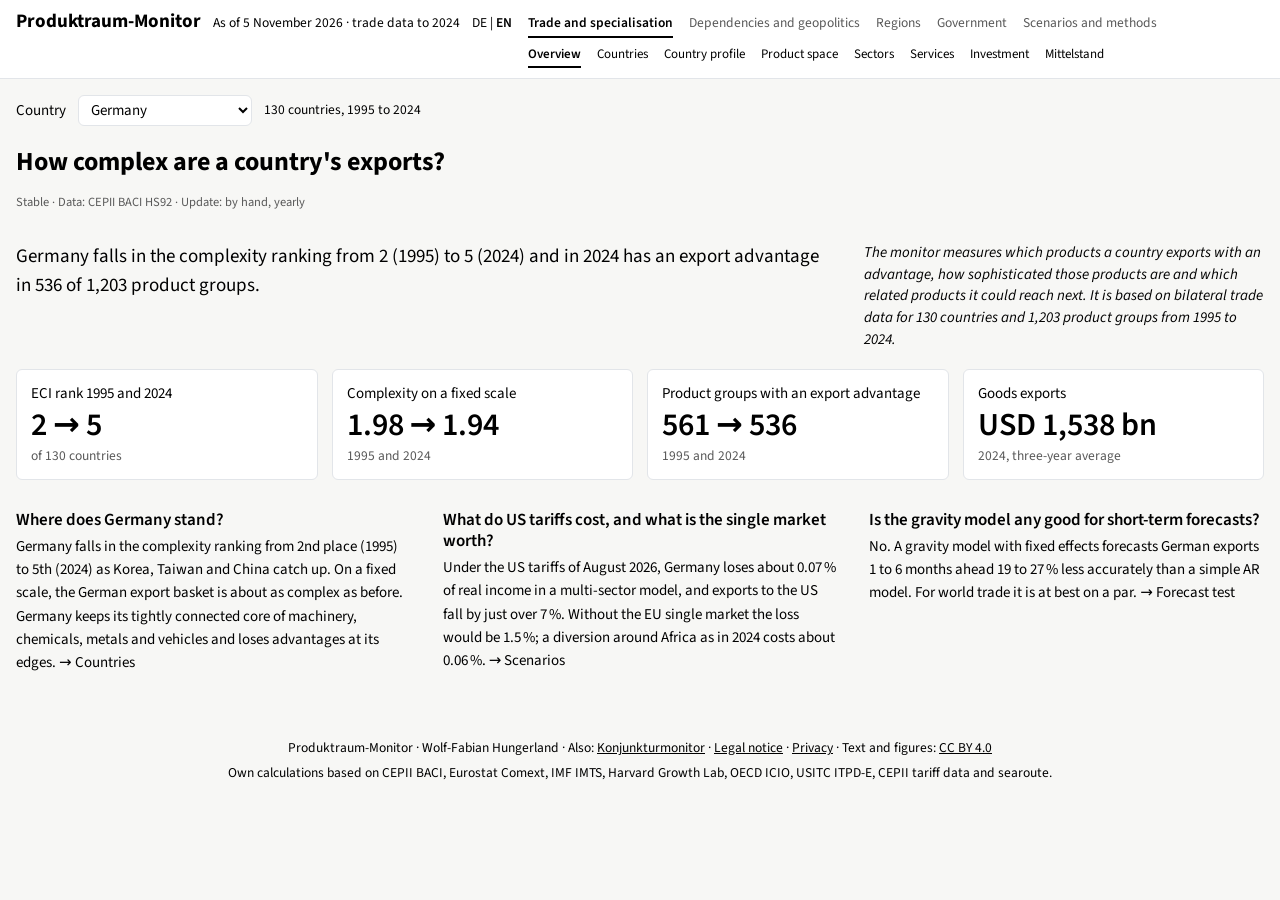
<file: site/en/index.html>
<!doctype html>
<html lang="en">
<head>
<meta charset="utf-8">
<meta name="viewport" content="width=device-width, initial-scale=1, viewport-fit=cover">
<title>Produktraum-Monitor</title>
<meta name="description" content="How complex are a country's exports, and where are its next opportunities? Economic complexity from BACI trade data, 1995 to 2024.">
<link rel="stylesheet" href="../fonts/fonts.css">
<link rel="stylesheet" href="../style.css?v=20261114g">
<link rel="alternate" hreflang="de" href="../">
</head>
<body>
<header class="top">
  <div class="inner">
    <div class="brand">
      <h1>Produktraum-Monitor</h1>
      <span class="stand" id="stand"></span>
      <span class="lang"><a href="../" lang="de" hreflang="de">DE</a> | <a href="./" lang="en" aria-current="true">EN</a></span>
    </div>
    <nav aria-label="Sections">
      <a href="#ueberblick">Overview</a>
      <a href="#laender">Countries</a>
      <a href="#profil">Country profile</a>
      <a href="#produktraum">Product space</a>
      <a href="#branchen">Sectors</a>
      <a href="#abhaengigkeiten">Dependencies</a>
      <a href="#wettbewerb">China competition</a>
      <a href="#nullhandel">Zero trade</a>
      <a href="#regime">Government type</a>
      <a href="#mittelstand">Mittelstand</a>
      <a href="#dienste">Services</a>
      <a href="#fdi">Investment</a>
      <a href="#beschaffung">Procurement</a>
      <a href="#staat">Public spending</a>
      <a href="#bundeslaender">Länder</a>
      <a href="#regionen">Regions</a>
      <a href="#betroffenheit">Exposure</a>
      <a href="#kreise">Districts</a>
      <a href="#steckbrief">District profile</a>
      <a href="#szenarien">Scenarios</a>
      <a href="#prognose">Forecast test</a>
      <a href="#methodik">Methodology</a>
    </nav>
  </div>
</header>

<main class="inner">
  <div class="controls" id="controls">
    <label for="country">Country</label>
    <select id="country"></select>
    <span class="hint" id="countryHint"></span>
  </div>

  <section id="view-ueberblick" class="view">
    <h2>How complex are a country's exports?</h2>
    <div class="intro">
      <p class="answer" id="ovAnswer"></p>
      <p class="explain">The monitor measures which products a country exports with an advantage, how sophisticated those products are and which related products it could reach next. It is based on bilateral trade data for 130 countries and 1,203 product groups from 1995 to 2024.</p>
    </div>
    <div class="kpis" id="facts"></div>
    <div class="findings">
      <div class="finding">
        <h3>Where does Germany stand?</h3>
        <p>Germany falls in the complexity ranking from 2nd place (1995) to 5th (2024) as Korea, Taiwan and China catch up. On a fixed scale, the German export basket is about as complex as before. Germany keeps its tightly connected core of machinery, chemicals, metals and vehicles and loses advantages at its edges. <a href="#laender">→ Countries</a></p>
      </div>
      <div class="finding">
        <h3>What do US tariffs cost, and what is the single market worth?</h3>
        <p>Under the US tariffs of August 2026, Germany loses about 0.07&#8239;% of real income in a multi-sector model, and exports to the US fall by just over 7&#8239;%. Without the EU single market the loss would be 1.5&#8239;%; a diversion around Africa as in 2024 costs about 0.06&#8239;%. <a href="#szenarien">→ Scenarios</a></p>
      </div>
      <div class="finding">
        <h3>Is the gravity model any good for short-term forecasts?</h3>
        <p>No. A gravity model with fixed effects forecasts German exports 1 to 6 months ahead 19 to 27&#8239;% less accurately than a simple AR model. For world trade it is at best on a par. <a href="#prognose">→ Forecast test</a></p>
      </div>
    </div>
  </section>

  <section id="view-laender" class="view" hidden>
    <h2 id="laenderTitle">How complex are a country's exports compared with others?</h2>
    <div class="intro">
      <p class="answer" id="laAnswer"></p>
      <p class="explain">The Economic Complexity Index (ECI) ranks 130 countries by how diverse and how rare their export advantages are. It is renormalised every year and shows only relative position. Up to five comparison countries can be added.</p>
    </div>
    <div class="compare" id="compare"></div>
    <div class="charts">
    <figure class="card fig" data-fig="rank">
      <p class="cask">Where does the country rank?</p>
      <h3><span class="fignum"></span><span class="ftitle">ECI rank, 1 = most complex export basket</span></h3>
      <div class="cbody">
        <div class="cmain"><div id="rankChart" class="svgwrap"></div></div>
        <aside class="cside"><p class="capnote">Rank among 130 countries with at least 1 million inhabitants and USD 1 bn of exports. A country can also move up because others fall back.</p></aside>
      </div>
      <p class="src">Source: own calculations based on CEPII BACI HS92 V202601 (Etalab Open Licence 2.0). Licence of the figure: CC BY 4.0.</p>
      <div class="acts"><button type="button" data-act="xlsx">XLSX</button><button type="button" data-act="pptx">PPTX</button><button type="button" data-act="png">PNG</button><button type="button" data-act="csv">CSV</button><button type="button" data-act="link">Copy link</button></div>
    </figure>
    <figure class="card fig" data-fig="fixed">
      <p class="cask">Is the export basket itself becoming more sophisticated?</p>
      <h3><span class="fignum"></span><span class="ftitle">Complexity of the export basket on a fixed scale</span></h3>
      <div class="cbody">
        <div class="cmain"><div id="fixedChart" class="svgwrap"></div></div>
        <aside class="cside"><p class="capnote">Average product complexity (PCI, averaged over 1995 to 2024) of the goods with an export advantage. Unlike the ECI, the fixed scale shows whether a country is improving in its own right.</p></aside>
      </div>
      <p class="src">Source: own calculations based on CEPII BACI HS92 V202601 (Etalab Open Licence 2.0). Licence of the figure: CC BY 4.0.</p>
      <div class="acts"><button type="button" data-act="xlsx">XLSX</button><button type="button" data-act="pptx">PPTX</button><button type="button" data-act="png">PNG</button><button type="button" data-act="csv">CSV</button><button type="button" data-act="link">Copy link</button></div>
    </figure>
    </div>
    <div class="tablewrap"><table id="rankTable"></table></div>
    <p class="tnote">Fitness and GENEPY are alternative ways of measuring complexity; they confirm the ranking.</p>
  </section>

  <section id="view-profil" class="view" hidden>
    <h2 id="profTitle">Country profile</h2>
    <div class="intro">
      <p class="answer" id="profAnswer"></p>
      <p class="explain">The profile brings together, for one country, the complexity of its exports, its strongest sectors, its next export opportunities and the effect of tariffs, the single market and closed sea routes. Choose the country above.</p>
    </div>
    <div class="kpis" id="profFacts"></div>
    <div class="charts">
    <figure class="card fig" data-fig="profil">
      <p class="cask">How hard do tariffs, the single market and sea routes hit the country?</p>
      <h3><span class="fignum"></span><span class="ftitle" id="profChartTitle">Real income by scenario</span></h3>
      <div class="cbody">
        <div class="cmain"><div id="profChart" class="svgwrap"></div></div>
        <aside class="cside"><p class="capnote">Dot: central case; line: range across the assumptions on the trade elasticity. Long-run adjustment in the multi-sector model. Countries outside the model's 80 economies show the values for the rest of the world.</p></aside>
      </div>
      <p class="src">Source: own calculations, multi-sector model after Caliendo and Parro (2015); OECD ICIO 2025, CEPII, MAcMap, USITC ITPD-E. Licence of the figure: CC BY 4.0.</p>
      <div class="acts"><button type="button" data-act="xlsx">XLSX</button><button type="button" data-act="pptx">PPTX</button><button type="button" data-act="png">PNG</button><button type="button" data-act="csv">CSV</button><button type="button" data-act="link">Copy link</button></div>
    </figure>
    </div>
    <h3>Strongest sectors</h3>
    <div class="tablewrap"><table id="profSectors"></table></div>
    <h3>Next opportunities</h3>
    <div class="tablewrap"><table id="profOpps"></table></div>
    <p class="tnote">Sectors: share of world trade in the sector. Opportunities: products without an export advantage, sorted by complexity outlook gain. <button type="button" class="copy" id="profPrint">Print profile</button></p>
  </section>

  <section id="view-produktraum" class="view" hidden>
    <h2>Where are the next export opportunities?</h2>
    <div class="intro">
      <p class="answer" id="prAnswer"></p>
      <p class="explain">Each dot is a product group (HS4). Products that are often exported by the same countries sit close together. A country that makes one product reaches its neighbours more easily than distant products.</p>
    </div>
    <div class="toolbar">
      <label for="colorMode">Colour by</label>
      <select id="colorMode">
        <option value="status">Country's advantages in 1995 and 2024</option>
        <option value="year">Advantages in one year</option>
        <option value="group">Product groups</option>
      </select>
      <label for="snapYear" id="snapYearLabel" hidden>Year</label>
      <select id="snapYear" hidden></select>
    </div>
    <div class="charts">
    <figure class="card fig" data-fig="space">
      <p class="cask">Which products has the country mastered, and which are close by?</p>
      <h3><span class="fignum"></span><span class="ftitle">Product space: product groups and their proximity</span></h3>
      <div class="cbody">
        <div class="cmain"><div class="spacewrap"><canvas id="space" aria-label="Map of the product space"></canvas><div id="tip" class="tip" hidden></div></div><div class="legend" id="spaceLegend"></div></div>
        <aside class="cside"><p class="capnote">Dot size: world trade in 2024. Lines: maximum spanning tree of the proximity matrix and all links of 0.55 or more. Clicking a row in the opportunities table highlights the product.</p></aside>
      </div>
      <p class="src">Source: own calculations based on CEPII BACI HS92 V202601 (Etalab Open Licence 2.0). Licence of the figure: CC BY 4.0.</p>
      <div class="acts"><button type="button" data-act="xlsx">XLSX</button><button type="button" data-act="pptx">PPTX</button><button type="button" data-act="png">PNG</button><button type="button" data-act="csv">CSV</button><button type="button" data-act="link">Copy link</button></div>
    </figure>
    </div>
    <h3>Next opportunities</h3>
    <p class="tnote">Products without an export advantage in 2024, sorted by complexity outlook gain: how much would entering the product raise proximity to complex products? Proximity from 0 to 1, complexity as PCI. Click a row to highlight the product on the map.</p>
    <div class="tablewrap"><table id="oppTable"></table></div>
  </section>

  <section id="view-branchen" class="view" hidden>
    <h2 id="branchenTitle">In which sectors does a country gain or lose world market share?</h2>
    <div class="intro">
      <p class="answer" id="brAnswer"></p>
      <p class="explain">The country's share of world trade in each sector, 1995 and 2024, as a three-year moving average. Sectors are based on HS chapters.</p>
    </div>
    <div class="tablewrap"><table id="sectorTable"></table></div>
  </section>

  <section id="view-abhaengigkeiten" class="view" hidden>
    <h2>Where do the EU and Germany rely on few suppliers?</h2>
    <div class="toolbar">
      <label for="depLevel">Level</label>
      <select id="depLevel"><option value="EU27">EU</option><option value="DEU">Germany</option></select>
    </div>
    <div class="intro">
      <p class="answer" id="depAnswer"></p>
      <p class="explain">A good counts as a dependency when three criteria of the European Commission (2021) hold at once: imports from outside the EU come from few countries (concentration index above 0.4), they make up more than half of all imports, and they exceed own exports. The Commission limits its list to sensitive industrial ecosystems and finds 137 goods; here all goods are counted.</p>
    </div>
    <div class="kpis" id="depFacts"></div>
    <div class="charts">
    <figure class="card fig" data-fig="dep">
      <p class="cask">In which product groups do the dependencies lie?</p>
      <h3><span class="fignum"></span><span class="ftitle">Dependent goods by product group, 2024</span></h3>
      <div class="cbody">
        <div class="cmain"><div id="depChart" class="svgwrap"></div></div>
        <aside class="cside"><p class="capnote">Number of HS6 lines meeting all three criteria. Dark blue: China is the main supplier. Chemicals and textiles account for most lines, machinery and electronics for much of the value.</p></aside>
      </div>
      <p class="src">Source: own calculations based on CEPII BACI HS22 V202601 (Etalab licence 2.0), criteria of the European Commission (2021). Licence of the figure: CC BY 4.0.</p>
      <div class="acts"><button type="button" data-act="xlsx">XLSX</button><button type="button" data-act="pptx">PPTX</button><button type="button" data-act="png">PNG</button><button type="button" data-act="csv">CSV</button><button type="button" data-act="link">Copy link</button></div>
    </figure>
    </div>
    <h3>The largest dependencies by import value</h3>
    <div class="tablewrap"><table id="depTable"></table></div>
    <p class="tnote">Share: main supplier's share of imports from outside the EU. Red Sea: share of these imports whose shortest sea route to Hamburg passes the Red Sea. σ: elasticity of substitution between supplier countries, own estimate after Feenstra (1994), Broda and Weinstein (2006) and Soderbery (2015) from BACI unit values 2012-2024 (EU or German imports); σ ESCAP: estimate by ESCAP and the World Bank with the same method (base year 2012, for the EU the median of member states). Red marker: both estimates below 2, buyers can hardly switch suppliers. Values at 1.05 hit the lower bound of the search grid. Single values are uncertain: on average they match the ESCAP and World Bank estimates (median 2.8 against 2.6 for Germany), but the ranking of goods hardly agrees. Statements about many goods are more reliable than about one.</p>
    <h3>Which German industries rely on dependent inputs from China?</h3>
    <div class="tablewrap"><table id="depIndustries"></table></div>
    <p class="tnote">All values as % of the industry's output (OECD ICIO 2022). Direct: inputs bought directly from China in product groups whose imports from China are dependent goods. Incl. indirect: the same scaled by the supply-chain multiplier, i.e. including Chinese inputs that arrive via third countries or other German industries (global Leontief inverse). Chinese value added: China's share in the industry's output over all stages, all goods (Johnson and Noguera 2012). About half of the Chinese value added in German output arrives indirectly. Output: long-run change if China stops supplying dependent goods; short-run bottlenecks without substitutes cost much more.</p>
    <h3 id="crHead"></h3>
    <p class="answer" id="crAnswer"></p>
    <div class="charts">
    <figure class="card fig" data-fig="crit">
      <p class="cask" id="crAsk"></p>
      <h3><span class="fignum"></span><span class="ftitle" id="crTitle"></span></h3>
      <div class="cbody"><div class="cmain"><div id="crChart" class="svgwrap"></div></div></div>
      <p class="src" id="crSrc"></p>
      <div class="acts"><button type="button" data-act="xlsx">XLSX</button><button type="button" data-act="pptx">PPTX</button><button type="button" data-act="png">PNG</button><button type="button" data-act="csv">CSV</button><button type="button" data-act="link">Copy link</button></div>
    </figure>
    </div>
    <div class="tablewrap"><table id="crTable"></table></div>
  </section>

  <section id="view-wettbewerb" class="view" hidden>
    <h2>Where do German and Chinese exports compete?</h2>
    <div class="intro">
      <p class="answer" id="compAnswer"></p>
      <p class="explain">The comparison covers German and Chinese exports to all other countries, good by good (HS6). Export similarity after Finger and Kreinin (1979): 0 means no common goods, 1 the same product mix. Price gap: Chinese over German unit value for the same good in the same destination (Schott 2008). Quality ladder: spread of unit values of all suppliers to the EU, simplified after Khandelwal (2010). On a short ladder there is little room to sell on quality, so price matters more.</p>
    </div>
    <div class="kpis" id="compFacts"></div>
    <div class="charts">
    <figure class="card fig" data-fig="comp">
      <p class="cask">Where has China gained world market share, and how did Germany hold up?</p>
      <h3><span class="fignum"></span><span class="ftitle">World market shares by product group, 2012 and 2024</span></h3>
      <div class="cbody">
        <div class="cmain"><div id="compChart" class="svgwrap"></div></div>
        <aside class="cside"><p class="capnote">Shares of world exports of the product group excluding deliveries to Germany and China, weighted by German exports in 2024. Circle: 2012, dot: 2024. Only goods with at least USD 100 million of German exports.</p></aside>
      </div>
      <p class="src">Source: own calculations based on CEPII BACI HS92 V202601 (Etalab licence 2.0). Licence of the figure: CC BY 4.0.</p>
      <div class="acts"><button type="button" data-act="xlsx">XLSX</button><button type="button" data-act="pptx">PPTX</button><button type="button" data-act="png">PNG</button><button type="button" data-act="csv">CSV</button><button type="button" data-act="link">Copy link</button></div>
    </figure>
    </div>
    <h3>German export goods under price pressure from China</h3>
    <div class="tablewrap"><table id="compTable"></table></div>
    <p class="tnote">Selection: German exports in 2024 of at least USD 100 million, China's world market share up by at least 5 percentage points since 2012, Chinese unit value at least half the German one, quality ladder shorter than the median. Price ratio: Chinese over German unit value, weighted across destinations. Unit values per ton mix quality, model mix and weight, so single values are rough. Product names: HS4 description, below it the English HS6 description from CEPII (HS 1992; electric cars fall under 870390).</p>
    <h3 id="subHead"></h3>
    <p class="answer" id="subAnswer"></p>
    <div class="charts">
    <figure class="card fig" data-fig="subzeit">
      <p class="cask" id="subZAsk"></p>
      <h3><span class="fignum"></span><span class="ftitle" id="subZTitle"></span></h3>
      <div class="cbody"><div class="cmain"><div id="subZChart" class="svgwrap"></div></div></div>
      <p class="src" id="subZSrc"></p>
      <div class="acts"><button type="button" data-act="xlsx">XLSX</button><button type="button" data-act="pptx">PPTX</button><button type="button" data-act="png">PNG</button><button type="button" data-act="csv">CSV</button><button type="button" data-act="link">Copy link</button></div>
    </figure>
    <figure class="card fig" data-fig="subcn">
      <p class="cask" id="subCAsk"></p>
      <h3><span class="fignum"></span><span class="ftitle" id="subCTitle"></span></h3>
      <div class="cbody"><div class="cmain"><div id="subCChart" class="svgwrap"></div></div></div>
      <p class="src" id="subCSrc"></p>
      <div class="acts"><button type="button" data-act="xlsx">XLSX</button><button type="button" data-act="pptx">PPTX</button><button type="button" data-act="png">PNG</button><button type="button" data-act="csv">CSV</button><button type="button" data-act="link">Copy link</button></div>
    </figure>
    </div>
  </section>

  <section id="view-nullhandel" class="view" hidden>
    <h2>Who trades with whom at all?</h2>
    <div class="toolbar">
      <label for="ztLevel">Level</label>
      <select id="ztLevel"><option value="country">Countries</option><option value="section">HS sections (21)</option><option value="hs2">HS2 (chapters)</option><option value="hs4">HS4 (headings)</option><option value="hs6">HS6 (subheadings)</option></select>
      <label for="ztView">Direction</label>
      <select id="ztView"><option value="x">Exports</option><option value="m">Imports</option><option value="two">two-way</option></select>
      <label for="ztStat">Statistic</label>
      <select id="ztStat"><option value="median">Median</option><option value="mean">Mean</option></select>
      <label for="ztPeriod">Period</label>
      <select id="ztPeriod"></select>
    </div>
    <div class="intro">
      <p class="answer" id="ztAnswer"></p>
      <p class="explain">Presentation after Helpman, Melitz and Rubinstein (2008): each row is a country, each column a partner, both in the same order, sorted by breadth of trade (partners times HS6 goods). White means no trade. At country level a cell is black if the pair trades; for the mean the grey shows the share of years with trade. At HS levels the grey shows the share of product codes traded between the two countries. Two-way counts only trade that runs both ways, at HS levels in the same code.</p>
    </div>
    <div class="kpis" id="ztFacts"></div>
    <div class="charts">
    <figure class="card fig" data-fig="zt">
      <p class="cask">Which country pairs trade with each other, and how broadly?</p>
      <h3><span class="fignum"></span><span class="ftitle" id="ztTitle">Zero-trade matrix</span></h3>
      <div class="cbody">
        <div class="cmain"><div class="ztwrap"><canvas id="ztCanvas" width="210" height="210"></canvas></div><p class="hint" id="ztHover">Point at a cell: country pair and value.</p></div>
        <aside class="cside"><p class="capnote" id="ztNote"></p><div id="ztLegend"></div></aside>
      </div>
      <p class="src" id="ztSrc"></p>
      <div class="acts"><button type="button" data-act="xlsx">XLSX</button><button type="button" data-act="pptx">PPTX</button><button type="button" data-act="png">PNG</button><button type="button" data-act="csv">CSV</button><button type="button" data-act="link">Copy link</button></div>
    </figure>
    <figure class="card fig" data-fig="ztger">
      <p class="cask" id="ztGerAsk"></p>
      <h3><span class="fignum"></span><span class="ftitle" id="ztGerTitle"></span></h3>
      <div class="cbody">
        <div class="cmain"><div id="ztGerChart" class="svgwrap"></div></div>
        <aside class="cside"><p class="capnote">Country level: share of all partner countries. HS levels: share of all combinations of partner and product code. Two-way: the country exports and imports the same code with the same partner.</p></aside>
      </div>
      <p class="src" id="ztGerSrc"></p>
      <div class="acts"><button type="button" data-act="xlsx">XLSX</button><button type="button" data-act="pptx">PPTX</button><button type="button" data-act="png">PNG</button><button type="button" data-act="csv">CSV</button><button type="button" data-act="link">Copy link</button></div>
    </figure>
    <figure class="card fig" data-fig="ztcmp">
      <p class="cask">How broadly does Germany trade in comparison?</p>
      <h3><span class="fignum"></span><span class="ftitle" id="ztCmpTitle"></span></h3>
      <div class="cbody">
        <div class="cmain"><div id="ztCmpChart" class="svgwrap"></div></div>
        <aside class="cside"><p class="capnote" id="ztCmpNote"></p></aside>
      </div>
      <p class="src" id="ztCmpSrc"></p>
      <div class="acts"><button type="button" data-act="xlsx">XLSX</button><button type="button" data-act="pptx">PPTX</button><button type="button" data-act="png">PNG</button><button type="button" data-act="csv">CSV</button><button type="button" data-act="link">Copy link</button></div>
    </figure>
    </div>
  </section>

  <section id="view-regime" class="view" hidden>
    <h2>With which governments do Germany and the EU trade?</h2>
    <div class="toolbar">
      <label for="rgWho">Level</label>
      <select id="rgWho"><option value="DEU">Germany</option><option value="EU27">EU, trade with non-members</option></select>
      <label for="rgFlow">Direction</label>
      <select id="rgFlow"><option value="M">Imports</option><option value="X">Exports</option></select>
      <label for="rgDim">Classification</label>
      <select id="rgDim"><option value="regime">Regime type (V-Dem)</option><option value="bloc">UN voting alignment</option></select>
    </div>
    <div class="intro">
      <p class="answer" id="rgAnswer"></p>
      <p class="explain">Regime type after V-Dem (Regimes of the World): liberal democracy, electoral democracy, electoral autocracy (elections without fair conditions), closed autocracy; classification of each year. In 2024 V-Dem also counts India, Turkey, Mexico and Ukraine as electoral autocracies and downgrades the UK and Korea to electoral democracy. UN alignment: a country's position between China and the US by its voting in the UN General Assembly (Bailey, Strezhnev and Voeten 2017), split in the middle.</p>
    </div>
    <div class="kpis" id="rgFacts"></div>
    <div class="charts">
    <figure class="card fig" data-fig="rg">
      <p class="cask">How has trade shifted by the partners' form of government?</p>
      <h3><span class="fignum"></span><span class="ftitle" id="rgTitle"></span></h3>
      <div class="cbody">
        <div class="cmain"><div id="rgChart" class="svgwrap"></div></div>
        <aside class="cside"><p class="capnote" id="rgNote"></p></aside>
      </div>
      <p class="src">Source: own calculations based on IMF IMTS, V-Dem v16 (CC BY-SA 4.0) and UN ideal points after Bailey, Strezhnev and Voeten (2017, CC0). Licence of the figure: CC BY 4.0.</p>
      <div class="acts"><button type="button" data-act="xlsx">XLSX</button><button type="button" data-act="pptx">PPTX</button><button type="button" data-act="png">PNG</button><button type="button" data-act="csv">CSV</button><button type="button" data-act="link">Copy link</button></div>
    </figure>
    <figure class="card fig" data-fig="rgdep">
      <p class="cask">Who supplies the dependent goods?</p>
      <h3><span class="fignum"></span><span class="ftitle">Dependent goods 2024: import value by main supplier, in %</span></h3>
      <div class="cbody">
        <div class="cmain"><div id="rgDepChart" class="svgwrap"></div></div>
        <aside class="cside"><p class="capnote">Dependent goods after the European Commission criteria (see Dependencies), BACI 2024. Classification of the main supplier in 2024.</p></aside>
      </div>
      <p class="src">Source: own calculations based on IMF IMTS, V-Dem v16 (CC BY-SA 4.0) and UN ideal points after Bailey, Strezhnev and Voeten (2017, CC0). Licence of the figure: CC BY 4.0.</p>
      <div class="acts"><button type="button" data-act="xlsx">XLSX</button><button type="button" data-act="pptx">PPTX</button><button type="button" data-act="png">PNG</button><button type="button" data-act="csv">CSV</button><button type="button" data-act="link">Copy link</button></div>
    </figure>
    <figure class="card fig" data-fig="rgbr">
      <p class="cask">How broadly does Germany trade with democracies and autocracies?</p>
      <h3><span class="fignum"></span><span class="ftitle">Germany: share of partner x product pairs (HS6) with two-way trade, in %</span></h3>
      <div class="cbody">
        <div class="cmain"><div id="rgBrChart" class="svgwrap"></div></div>
        <aside class="cside"><p class="capnote">From the zero-trade matrices (BACI HS92): share of all combinations of partner and HS6 good in which Germany both exports and imports that good with the partner. Partners by regime type of each year.</p></aside>
      </div>
      <p class="src">Source: own calculations based on CEPII BACI HS92 V202601 (Etalab licence 2.0) and V-Dem v16. Licence of the figure: CC BY 4.0.</p>
      <div class="acts"><button type="button" data-act="xlsx">XLSX</button><button type="button" data-act="pptx">PPTX</button><button type="button" data-act="png">PNG</button><button type="button" data-act="csv">CSV</button><button type="button" data-act="link">Copy link</button></div>
    </figure>
    </div>
  </section>

  <section id="view-mittelstand" class="view" hidden>
    <h2>How much does the Mittelstand depend on foreign trade?</h2>
    <div class="toolbar">
      <label for="msFlow">Direction</label>
      <select id="msFlow"><option value="EXP">Exports</option><option value="IMP">Imports</option></select>
      <label for="msPartner">Partner</label>
      <select id="msPartner"></select>
    </div>
    <div class="intro">
      <p class="answer" id="msAnswer"></p>
      <p class="explain">Small and medium-sized enterprises (SMEs): fewer than 250 employees. Eurostat links customs data with the business register. Enterprises count by main activity; if a manufacturer exports through a wholesaler, the wholesaler counts. The German Mittelstand also includes larger family firms and is broader than SMEs. Exposure: the model decline in exports to the US (tariffs as of August 2026) and exports under Chinese price pressure are split by sector according to the SME share.</p>
    </div>
    <div class="kpis" id="msFacts"></div>
    <div class="charts">
    <figure class="card fig" data-fig="ms">
      <p class="cask">How large is the SME share by partner country?</p>
      <h3><span class="fignum"></span><span class="ftitle" id="msTitle"></span></h3>
      <div class="cbody">
        <div class="cmain"><div id="msChart" class="svgwrap"></div></div>
        <aside class="cside"><p class="capnote">SME share of trade value; enterprises of unknown size are included in the denominator. EU27: all member states together.</p></aside>
      </div>
      <p class="src">Source: own calculations based on Eurostat, trade by enterprise characteristics (ext_tec10, ext_tec01). Licence of the figure: CC BY 4.0.</p>
      <div class="acts"><button type="button" data-act="xlsx">XLSX</button><button type="button" data-act="pptx">PPTX</button><button type="button" data-act="png">PNG</button><button type="button" data-act="csv">CSV</button><button type="button" data-act="link">Copy link</button></div>
    </figure>

    <figure class="card fig" data-fig="msts">
      <p class="cask">How has the SME share developed?</p>
      <h3><span class="fignum"></span><span class="ftitle" id="msTsTitle"></span></h3>
      <div class="cbody">
        <div class="cmain"><div id="msTsChart" class="svgwrap"></div></div>
        <aside class="cside"><p class="capnote">SME share of trade value with the selected partner, Germany and EU27. Jumps can stem from changes in the business register (e.g. 2018); the EU total is available only for some years.</p></aside>
      </div>
      <p class="src">Source: own calculations based on Eurostat, trade by enterprise characteristics (ext_tec10, ext_tec01). Licence of the figure: CC BY 4.0.</p>
      <div class="acts"><button type="button" data-act="xlsx">XLSX</button><button type="button" data-act="pptx">PPTX</button><button type="button" data-act="png">PNG</button><button type="button" data-act="csv">CSV</button><button type="button" data-act="link">Copy link</button></div>
    </figure>

    <figure class="card fig" data-fig="msact">
      <p class="cask">In which industries do SMEs export a lot?</p>
      <h3><span class="fignum"></span><span class="ftitle" id="msActTitle"></span></h3>
      <div class="cbody">
        <div class="cmain"><div id="msActChart" class="svgwrap"></div></div>
        <aside class="cside"><p class="capnote">Exports of German enterprises to countries outside the EU by main activity; bar: SME share, number after it: total export value.</p></aside>
      </div>
      <p class="src">Source: own calculations based on Eurostat, trade by enterprise characteristics (ext_tec10, ext_tec01). Licence of the figure: CC BY 4.0.</p>
      <div class="acts"><button type="button" data-act="xlsx">XLSX</button><button type="button" data-act="pptx">PPTX</button><button type="button" data-act="png">PNG</button><button type="button" data-act="csv">CSV</button><button type="button" data-act="link">Copy link</button></div>
    </figure>

    </div>
  </section>

  <section id="view-dienste" class="view" hidden>
    <h2>What does Germany trade in services?</h2>
    <div class="intro"><p class="answer" id="svAnswer"></p><p class="explain" id="svExplain"></p></div>
    <div class="charts">
    <figure class="card fig" data-fig="svtypes">
      <p class="cask" id="svTAsk"></p>
      <h3><span class="fignum"></span><span class="ftitle" id="svTTitle"></span></h3>
      <div class="cbody"><div class="cmain"><div id="svTChart" class="svgwrap"></div></div></div>
      <p class="src" id="svTSrc"></p>
      <div class="acts"><button type="button" data-act="xlsx">XLSX</button><button type="button" data-act="pptx">PPTX</button><button type="button" data-act="png">PNG</button><button type="button" data-act="csv">CSV</button><button type="button" data-act="link">Copy link</button></div>
    </figure>
    <figure class="card fig" data-fig="svus">
      <p class="cask" id="svUAsk"></p>
      <h3><span class="fignum"></span><span class="ftitle" id="svUTitle"></span></h3>
      <div class="cbody"><div class="cmain"><div id="svUChart" class="svgwrap"></div></div></div>
      <p class="src" id="svUSrc"></p>
      <div class="acts"><button type="button" data-act="xlsx">XLSX</button><button type="button" data-act="pptx">PPTX</button><button type="button" data-act="png">PNG</button><button type="button" data-act="csv">CSV</button><button type="button" data-act="link">Copy link</button></div>
    </figure>
    <figure class="card fig" data-fig="svdig">
      <p class="cask" id="svDAsk"></p>
      <h3><span class="fignum"></span><span class="ftitle" id="svDTitle"></span></h3>
      <div class="cbody"><div class="cmain"><div id="svDChart" class="svgwrap"></div></div></div>
      <p class="src" id="svDSrc"></p>
      <div class="acts"><button type="button" data-act="xlsx">XLSX</button><button type="button" data-act="pptx">PPTX</button><button type="button" data-act="png">PNG</button><button type="button" data-act="csv">CSV</button><button type="button" data-act="link">Copy link</button></div>
    </figure>
    </div>
    <h3 id="svTabTitle"></h3>
    <div class="tablewrap"><table id="svTable"></table></div>
  </section>

  <section id="view-fdi" class="view" hidden>
    <h2>Where does German industry invest?</h2>
    <div class="intro"><p class="answer" id="fdAnswer"></p><p class="explain" id="fdExplain"></p></div>
    <div class="charts">
    <figure class="card fig" data-fig="fdstock">
      <p class="cask" id="fdSAsk"></p>
      <h3><span class="fignum"></span><span class="ftitle" id="fdSTitle"></span></h3>
      <div class="cbody"><div class="cmain"><div id="fdSChart" class="svgwrap"></div></div></div>
      <p class="src" id="fdSSrc"></p>
      <div class="acts"><button type="button" data-act="xlsx">XLSX</button><button type="button" data-act="pptx">PPTX</button><button type="button" data-act="png">PNG</button><button type="button" data-act="csv">CSV</button><button type="button" data-act="link">Copy link</button></div>
    </figure>
    <figure class="card fig" data-fig="fdflow">
      <p class="cask" id="fdFAsk"></p>
      <h3><span class="fignum"></span><span class="ftitle" id="fdFTitle"></span></h3>
      <div class="cbody"><div class="cmain"><div id="fdFChart" class="svgwrap"></div></div></div>
      <p class="src" id="fdFSrc"></p>
      <div class="acts"><button type="button" data-act="xlsx">XLSX</button><button type="button" data-act="pptx">PPTX</button><button type="button" data-act="png">PNG</button><button type="button" data-act="csv">CSV</button><button type="button" data-act="link">Copy link</button></div>
    </figure>
    </div>
    <h3 id="fdTabTitle"></h3>
    <div class="tablewrap"><table id="fdTable"></table></div>
  </section>

  <section id="view-beschaffung" class="view" hidden>
    <h2>How does the state buy?</h2>
    <div class="intro"><p class="answer" id="pcAnswer"></p><p class="explain" id="pcExplain"></p></div>
    <div class="charts">
    <figure class="card fig" data-fig="pcq">
      <p class="cask" id="pcQAsk"></p>
      <h3><span class="fignum"></span><span class="ftitle" id="pcQTitle"></span></h3>
      <div class="cbody"><div class="cmain"><div id="pcQChart" class="svgwrap"></div></div></div>
      <p class="src" id="pcQSrc"></p>
      <div class="acts"><button type="button" data-act="xlsx">XLSX</button><button type="button" data-act="pptx">PPTX</button><button type="button" data-act="png">PNG</button><button type="button" data-act="csv">CSV</button><button type="button" data-act="link">Copy link</button></div>
    </figure>
    <figure class="card fig" data-fig="pcc">
      <p class="cask" id="pcCAsk"></p>
      <h3><span class="fignum"></span><span class="ftitle" id="pcCTitle"></span></h3>
      <div class="cbody"><div class="cmain"><div id="pcCChart" class="svgwrap"></div></div></div>
      <p class="src" id="pcCSrc"></p>
      <div class="acts"><button type="button" data-act="xlsx">XLSX</button><button type="button" data-act="pptx">PPTX</button><button type="button" data-act="png">PNG</button><button type="button" data-act="csv">CSV</button><button type="button" data-act="link">Copy link</button></div>
    </figure>
    <figure class="card fig" data-fig="pcb">
      <p class="cask" id="pcBAsk"></p>
      <h3><span class="fignum"></span><span class="ftitle" id="pcBTitle"></span></h3>
      <div class="cbody"><div class="cmain"><div id="pcBChart" class="svgwrap"></div></div></div>
      <p class="src" id="pcBSrc"></p>
      <div class="acts"><button type="button" data-act="xlsx">XLSX</button><button type="button" data-act="pptx">PPTX</button><button type="button" data-act="png">PNG</button><button type="button" data-act="csv">CSV</button><button type="button" data-act="link">Copy link</button></div>
    </figure>
    <figure class="card fig" data-fig="pcp">
      <p class="cask" id="pcPAsk"></p>
      <h3><span class="fignum"></span><span class="ftitle" id="pcPTitle"></span></h3>
      <div class="cbody"><div class="cmain"><div id="pcPChart" class="svgwrap"></div></div></div>
      <p class="src" id="pcPSrc"></p>
      <div class="acts"><button type="button" data-act="xlsx">XLSX</button><button type="button" data-act="pptx">PPTX</button><button type="button" data-act="png">PNG</button><button type="button" data-act="csv">CSV</button><button type="button" data-act="link">Copy link</button></div>
    </figure>
    </div>
    <h3 id="pcSTitle"></h3>
    <div class="tablewrap"><table id="pcSTable"></table></div>
    <h3 id="pcCovTitle"></h3>
    <div class="tablewrap"><table id="pcCovTable"></table></div>
  </section>

  <section id="view-staat" class="view" hidden>
    <h2>What does the state spend money on?</h2>
    <div class="intro"><p class="answer" id="stAnswer"></p><p class="explain" id="stExplain"></p></div>
    <div class="charts">
    <figure class="card fig" data-fig="stshare">
      <p class="cask" id="stSAsk"></p>
      <h3><span class="fignum"></span><span class="ftitle" id="stSTitle"></span></h3>
      <div class="cbody"><div class="cmain"><div id="stSChart" class="svgwrap"></div></div></div>
      <p class="src" id="stSSrc"></p>
      <div class="acts"><button type="button" data-act="xlsx">XLSX</button><button type="button" data-act="pptx">PPTX</button><button type="button" data-act="png">PNG</button><button type="button" data-act="csv">CSV</button><button type="button" data-act="link">Copy link</button></div>
    </figure>
    <figure class="card fig" data-fig="stmult">
      <p class="cask" id="stMAsk"></p>
      <h3><span class="fignum"></span><span class="ftitle" id="stMTitle"></span></h3>
      <div class="cbody"><div class="cmain"><div id="stMChart" class="svgwrap"></div></div></div>
      <p class="src" id="stMSrc"></p>
      <div class="acts"><button type="button" data-act="xlsx">XLSX</button><button type="button" data-act="pptx">PPTX</button><button type="button" data-act="png">PNG</button><button type="button" data-act="csv">CSV</button><button type="button" data-act="link">Copy link</button></div>
    </figure>
    <figure class="card fig" data-fig="sttree">
      <p class="cask" id="stTAsk"></p>
      <h3><span class="fignum"></span><span class="ftitle" id="stTTitle"></span></h3>
      <div class="toolbar"><label for="stYear">Year</label><input type="range" id="stYear" step="1"> <span id="stYearLab"></span> <button type="button" id="stPlay">Play</button></div>
      <div class="toolbar"><span id="stCrumb"></span></div>
      <div class="cbody"><div class="cmain"><div id="stTChart" class="svgwrap"></div></div></div>
      <p class="src" id="stTSrc"></p>
      <div class="acts"><button type="button" data-act="xlsx">XLSX</button><button type="button" data-act="pptx">PPTX</button><button type="button" data-act="png">PNG</button><button type="button" data-act="csv">CSV</button><button type="button" data-act="link">Copy link</button></div>
    </figure>
    <figure class="card fig" data-fig="stlev">
      <p class="cask" id="stLAsk"></p>
      <h3><span class="fignum"></span><span class="ftitle" id="stLTitle"></span></h3>
      <div class="cbody"><div class="cmain"><div id="stLChart" class="svgwrap"></div></div></div>
      <p class="src" id="stLSrc"></p>
      <div class="acts"><button type="button" data-act="xlsx">XLSX</button><button type="button" data-act="pptx">PPTX</button><button type="button" data-act="png">PNG</button><button type="button" data-act="csv">CSV</button><button type="button" data-act="link">Copy link</button></div>
    </figure>
    <figure class="card fig" data-fig="stfed">
      <p class="cask" id="stBAsk"></p>
      <h3><span class="fignum"></span><span class="ftitle" id="stBTitle"></span></h3>
      <div class="cbody"><div class="cmain"><div id="stBChart" class="svgwrap"></div></div></div>
      <p class="src" id="stBSrc"></p>
      <div class="acts"><button type="button" data-act="xlsx">XLSX</button><button type="button" data-act="pptx">PPTX</button><button type="button" data-act="png">PNG</button><button type="button" data-act="csv">CSV</button><button type="button" data-act="link">Copy link</button></div>
    </figure>
    <figure class="card fig" data-fig="stbund">
      <p class="cask" id="stHAsk"></p>
      <h3><span class="fignum"></span><span class="ftitle" id="stHTitle"></span></h3>
      <div class="toolbar"><span id="stHYears"></span></div>
      <div class="toolbar"><span id="stHCrumb"></span></div>
      <div class="cbody"><div class="cmain"><div id="stHChart" class="svgwrap"></div></div></div>
      <p class="src" id="stHSrc"></p>
      <div class="acts"><button type="button" data-act="xlsx">XLSX</button><button type="button" data-act="pptx">PPTX</button><button type="button" data-act="png">PNG</button><button type="button" data-act="csv">CSV</button><button type="button" data-act="link">Copy link</button></div>
    </figure>
    </div>
  </section>

  <section id="view-bundeslaender" class="view" hidden>
    <h2>How do the Länder depend on foreign trade?</h2>
    <div class="intro"><p class="answer" id="blAnswer"></p><p class="explain" id="blExplain"></p></div>
    <div class="charts">
    <figure class="card fig" data-fig="bltab">
      <p class="cask" id="blTAsk"></p>
      <h3><span class="fignum"></span><span class="ftitle" id="blTTitle"></span></h3>
      <div class="cbody"><div class="cmain"><div id="blTChart" class="svgwrap"></div></div></div>
      <p class="src" id="blTSrc"></p>
      <div class="acts"><button type="button" data-act="xlsx">XLSX</button><button type="button" data-act="pptx">PPTX</button><button type="button" data-act="png">PNG</button><button type="button" data-act="csv">CSV</button><button type="button" data-act="link">Copy link</button></div>
    </figure>
    <figure class="card fig" data-fig="bldumb">
      <p class="cask" id="blDAsk"></p>
      <h3><span class="fignum"></span><span class="ftitle" id="blDTitle"></span></h3>
      <div class="cbody"><div class="cmain"><div id="blDChart" class="svgwrap"></div></div></div>
      <p class="src" id="blDSrc"></p>
      <div class="acts"><button type="button" data-act="xlsx">XLSX</button><button type="button" data-act="pptx">PPTX</button><button type="button" data-act="png">PNG</button><button type="button" data-act="csv">CSV</button><button type="button" data-act="link">Copy link</button></div>
    </figure>
    <figure class="card fig" data-fig="blprod">
      <p class="cask" id="blPAsk"></p>
      <h3><span class="fignum"></span><span class="ftitle" id="blPTitle"></span></h3>
      <div class="cbody"><div class="cmain"><div id="blPChart" class="svgwrap"></div></div></div>
      <p class="src" id="blPSrc"></p>
      <div class="acts"><button type="button" data-act="xlsx">XLSX</button><button type="button" data-act="pptx">PPTX</button><button type="button" data-act="png">PNG</button><button type="button" data-act="csv">CSV</button><button type="button" data-act="link">Copy link</button></div>
    </figure>
    </div>
  </section>

  <section id="view-regionen" class="view" hidden>
    <h2>Which European regions are hit by what?</h2>
    <div class="toolbar">
      <label for="regLayer">Map</label>
      <select id="regLayer">
        <optgroup label="Observed data">
        <option value="en">Energy-intensive industry</option>
        <option value="gdp">GDP per head (index)</option>
        <option value="rw">GDP per head since 1900 (Rosés-Wolf)</option>
        <option value="coh">EU cohesion payments</option>
        <option value="port">Seaports: throughput</option>
        <option value="k_exq">Districts: manufacturing export ratio</option>
        <option value="k_exd">Districts: change in export ratio</option>
        <option value="k_exp">Districts: foreign sales per inhabitant</option>
        <option value="k_sol">Districts: solar PV per inhabitant</option>
        <option value="k_win">Districts: wind power per inhabitant</option>
        <option value="k_ren">Districts: renewable share</option>
        <option value="k_lig">Districts: lignite plants</option>
        <option value="k_gig">Districts: gigabit for households</option>
        <option value="k_gwf">Districts: fibre in industrial estates</option>
        <option value="k_r4g">Districts: mobile along railways</option>
        <option value="k_b5g">Districts: 5G on motorways</option>
        <option value="k_ehv">Districts: extra-high-voltage lines</option>
        <option value="k_hvl">Districts: 110 kV lines</option>
        <option value="k_rel">Districts: electrified railways</option>
        <option value="k_bab">Districts: motorway density</option>
        </optgroup>
        <optgroup label="Model results (sandbox)">
        <option value="us">US tariffs: output</option>
        <option value="cn">Chinese supply stop: output</option>
        <option value="rs">Red Sea as in 2024: output</option>
        <option value="k_us">Districts: US tariffs, manufacturing output</option>
        <option value="k_usl">Districts: US tariffs, loss per inhabitant</option>
        </optgroup>
      </select>
      <label for="regYear" id="regYearLab">Year</label>
      <select id="regYear"></select>
      <label for="regZoom">View</label>
      <select id="regZoom"><option value="eu">EU</option><option value="de">Germany</option></select>
    </div>
    <div class="intro">
      <p class="answer" id="regAnswer"></p>
      <p class="explain" id="regExplain"></p>
    </div>
    <div class="charts">
    <figure class="card fig" data-fig="reg">
      <p class="cask" id="regAsk"></p>
      <h3><span class="fignum"></span><span class="ftitle" id="regTitle"></span></h3>
      <div class="cbody">
        <div class="cmain"><div id="regMap" class="svgwrap"></div><p class="hint" id="regHover">Point at a region: name and value.</p></div>
        <aside class="cside"><div id="regLegend"></div><p class="capnote" id="regNote"></p></aside>
      </div>
      <p class="src" id="regSrc"></p>
      <div class="acts"><button type="button" data-act="xlsx">XLSX</button><button type="button" data-act="pptx">PPTX</button><button type="button" data-act="png">PNG</button><button type="button" data-act="csv">CSV</button><button type="button" data-act="link">Copy link</button></div>
    </figure>
    </div>
    <h3 id="regTabTitle"></h3>
    <div class="tablewrap"><table id="regTable"></table></div>
    <h3 id="netHead"></h3>
    <figure class="card" id="netCard" style="padding:12px 14px">
      <p class="cask" id="netAsk"></p>
      <h3 id="netTitle"></h3>
      <div class="toolbar" id="netLayers"></div>
      <div id="netWrap" style="position:relative;background:#fff;border:1px solid var(--line);border-radius:var(--r);touch-action:none"><canvas id="netCanvas" style="display:block;width:100%;height:auto;cursor:grab"></canvas>
        <div style="position:absolute;top:8px;right:8px;display:flex;flex-direction:column;gap:4px"><button type="button" id="netIn" class="pill" style="padding:2px 9px">+</button><button type="button" id="netOut" class="pill" style="padding:2px 9px">&minus;</button><button type="button" id="netReset" class="pill" style="padding:2px 6px;font-size:12px">&#8634;</button></div></div>
      <p class="hint" id="netHint"></p>
      <p class="src" id="netSrc"></p>
    </figure>
    <h3 id="enHead"></h3>
    <p class="answer" id="enAnswer"></p>
    <div class="charts">
    <figure class="card fig" data-fig="h2land">
      <p class="cask" id="h2LAsk"></p>
      <h3><span class="fignum"></span><span class="ftitle" id="h2LTitle"></span></h3>
      <div class="cbody"><div class="cmain"><div id="h2LChart" class="svgwrap"></div></div></div>
      <p class="src" id="h2LSrc"></p>
      <div class="acts"><button type="button" data-act="xlsx">XLSX</button><button type="button" data-act="pptx">PPTX</button><button type="button" data-act="png">PNG</button><button type="button" data-act="csv">CSV</button><button type="button" data-act="link">Copy link</button></div>
    </figure>
    <figure class="card fig" data-fig="h2zeit">
      <p class="cask" id="h2ZAsk"></p>
      <h3><span class="fignum"></span><span class="ftitle" id="h2ZTitle"></span></h3>
      <div class="cbody"><div class="cmain"><div id="h2ZChart" class="svgwrap"></div></div></div>
      <p class="src" id="h2ZSrc"></p>
      <div class="acts"><button type="button" data-act="xlsx">XLSX</button><button type="button" data-act="pptx">PPTX</button><button type="button" data-act="png">PNG</button><button type="button" data-act="csv">CSV</button><button type="button" data-act="link">Copy link</button></div>
    </figure>
    <figure class="card fig" data-fig="nabstand">
      <p class="cask" id="nabSAsk"></p>
      <h3><span class="fignum"></span><span class="ftitle" id="nabSTitle"></span></h3>
      <div class="cbody"><div class="cmain"><div id="nabSChart" class="svgwrap"></div></div></div>
      <p class="src" id="nabSSrc"></p>
      <div class="acts"><button type="button" data-act="xlsx">XLSX</button><button type="button" data-act="pptx">PPTX</button><button type="button" data-act="png">PNG</button><button type="button" data-act="csv">CSV</button><button type="button" data-act="link">Copy link</button></div>
    </figure>
    <figure class="card fig" data-fig="nabzeit">
      <p class="cask" id="nabZAsk"></p>
      <h3><span class="fignum"></span><span class="ftitle" id="nabZTitle"></span></h3>
      <div class="cbody"><div class="cmain"><div id="nabZChart" class="svgwrap"></div></div></div>
      <p class="src" id="nabZSrc"></p>
      <div class="acts"><button type="button" data-act="xlsx">XLSX</button><button type="button" data-act="pptx">PPTX</button><button type="button" data-act="png">PNG</button><button type="button" data-act="csv">CSV</button><button type="button" data-act="link">Copy link</button></div>
    </figure>
    </div>
  </section>

  <section id="view-kreise" class="view" hidden>
    <h2>What do the district data show?</h2>
    <div class="intro"><p class="answer" id="krIntro"></p></div>
    <p class="hint krhover" id="krHover"></p>
    <div class="charts" style="display:grid;grid-template-columns:repeat(auto-fit,minmax(420px,1fr));gap:40px 32px">
            <figure class="card fig" data-fig="km_grw">
      <p class="cask" id="km_grw_ask"></p>
      <h3><span class="fignum"></span><span class="ftitle" id="km_grw_title"></span></h3>
      <div class="cmain"><div id="km_grw_map" class="svgwrap"></div><div id="km_grw_leg" class="hint" style="display:flex;flex-wrap:wrap;gap:4px 14px;margin-top:6px"></div></div>
      <p class="src" id="km_grw_src"></p>
      <div class="acts"><button type="button" data-act="xlsx">XLSX</button><button type="button" data-act="pptx">PPTX</button><button type="button" data-act="png">PNG</button><button type="button" data-act="csv">CSV</button><button type="button" data-act="link">Copy link</button></div>
    </figure>
    <figure class="card fig" data-fig="km_prog">
      <p class="cask" id="km_prog_ask"></p>
      <h3><span class="fignum"></span><span class="ftitle" id="km_prog_title"></span></h3>
      <div class="cmain"><div id="km_prog_map" class="svgwrap"></div><div id="km_prog_leg" class="hint" style="display:flex;flex-wrap:wrap;gap:4px 14px;margin-top:6px"></div></div>
      <p class="src" id="km_prog_src"></p>
      <div class="acts"><button type="button" data-act="xlsx">XLSX</button><button type="button" data-act="pptx">PPTX</button><button type="button" data-act="png">PNG</button><button type="button" data-act="csv">CSV</button><button type="button" data-act="link">Copy link</button></div>
    </figure>
    <figure class="card fig" data-fig="km_d_afd">
      <p class="cask" id="km_d_afd_ask"></p>
      <h3><span class="fignum"></span><span class="ftitle" id="km_d_afd_title"></span></h3>
      <div class="cmain"><div id="km_d_afd_map" class="svgwrap"></div><div id="km_d_afd_leg" class="hint" style="display:flex;flex-wrap:wrap;gap:4px 14px;margin-top:6px"></div></div>
      <p class="src" id="km_d_afd_src"></p>
      <div class="acts"><button type="button" data-act="xlsx">XLSX</button><button type="button" data-act="pptx">PPTX</button><button type="button" data-act="png">PNG</button><button type="button" data-act="csv">CSV</button><button type="button" data-act="link">Copy link</button></div>
    </figure>
    <figure class="card fig" data-fig="km_alq">
      <p class="cask" id="km_alq_ask"></p>
      <h3><span class="fignum"></span><span class="ftitle" id="km_alq_title"></span></h3>
      <div class="cmain"><div id="km_alq_map" class="svgwrap"></div><div id="km_alq_leg" class="hint" style="display:flex;flex-wrap:wrap;gap:4px 14px;margin-top:6px"></div></div>
      <p class="src" id="km_alq_src"></p>
      <div class="acts"><button type="button" data-act="xlsx">XLSX</button><button type="button" data-act="pptx">PPTX</button><button type="button" data-act="png">PNG</button><button type="button" data-act="csv">CSV</button><button type="button" data-act="link">Copy link</button></div>
    </figure>
    <figure class="card fig" data-fig="km_fk_os">
      <p class="cask" id="km_fk_os_ask"></p>
      <h3><span class="fignum"></span><span class="ftitle" id="km_fk_os_title"></span></h3>
      <div class="cmain"><div id="km_fk_os_map" class="svgwrap"></div><div id="km_fk_os_leg" class="hint" style="display:flex;flex-wrap:wrap;gap:4px 14px;margin-top:6px"></div></div>
      <p class="src" id="km_fk_os_src"></p>
      <div class="acts"><button type="button" data-act="xlsx">XLSX</button><button type="button" data-act="pptx">PPTX</button><button type="button" data-act="png">PNG</button><button type="button" data-act="csv">CSV</button><button type="button" data-act="link">Copy link</button></div>
    </figure>
    <figure class="card fig" data-fig="km_d_iq19">
      <p class="cask" id="km_d_iq19_ask"></p>
      <h3><span class="fignum"></span><span class="ftitle" id="km_d_iq19_title"></span></h3>
      <div class="cmain"><div id="km_d_iq19_map" class="svgwrap"></div><div id="km_d_iq19_leg" class="hint" style="display:flex;flex-wrap:wrap;gap:4px 14px;margin-top:6px"></div></div>
      <p class="src" id="km_d_iq19_src"></p>
      <div class="acts"><button type="button" data-act="xlsx">XLSX</button><button type="button" data-act="pptx">PPTX</button><button type="button" data-act="png">PNG</button><button type="button" data-act="csv">CSV</button><button type="button" data-act="link">Copy link</button></div>
    </figure>
    <figure class="card fig" data-fig="km_giga20">
      <p class="cask" id="km_giga20_ask"></p>
      <h3><span class="fignum"></span><span class="ftitle" id="km_giga20_title"></span></h3>
      <div class="cmain"><div id="km_giga20_map" class="svgwrap"></div><div id="km_giga20_leg" class="hint" style="display:flex;flex-wrap:wrap;gap:4px 14px;margin-top:6px"></div></div>
      <p class="src" id="km_giga20_src"></p>
      <div class="acts"><button type="button" data-act="xlsx">XLSX</button><button type="button" data-act="pptx">PPTX</button><button type="button" data-act="png">PNG</button><button type="button" data-act="csv">CSV</button><button type="button" data-act="link">Copy link</button></div>
    </figure>
    <figure class="card fig" data-fig="km_d_it">
      <p class="cask" id="km_d_it_ask"></p>
      <h3><span class="fignum"></span><span class="ftitle" id="km_d_it_title"></span></h3>
      <div class="cmain"><div id="km_d_it_map" class="svgwrap"></div><div id="km_d_it_leg" class="hint" style="display:flex;flex-wrap:wrap;gap:4px 14px;margin-top:6px"></div></div>
      <p class="src" id="km_d_it_src"></p>
      <div class="acts"><button type="button" data-act="xlsx">XLSX</button><button type="button" data-act="pptx">PPTX</button><button type="button" data-act="png">PNG</button><button type="button" data-act="csv">CSV</button><button type="button" data-act="link">Copy link</button></div>
    </figure>
    <figure class="card fig" data-fig="km_t_air">
      <p class="cask" id="km_t_air_ask"></p>
      <h3><span class="fignum"></span><span class="ftitle" id="km_t_air_title"></span></h3>
      <div class="cmain"><div id="km_t_air_map" class="svgwrap"></div><div id="km_t_air_leg" class="hint" style="display:flex;flex-wrap:wrap;gap:4px 14px;margin-top:6px"></div></div>
      <p class="src" id="km_t_air_src"></p>
      <div class="acts"><button type="button" data-act="xlsx">XLSX</button><button type="button" data-act="pptx">PPTX</button><button type="button" data-act="png">PNG</button><button type="button" data-act="csv">CSV</button><button type="button" data-act="link">Copy link</button></div>
    </figure>
    <figure class="card fig" data-fig="km_ausl">
      <p class="cask" id="km_ausl_ask"></p>
      <h3><span class="fignum"></span><span class="ftitle" id="km_ausl_title"></span></h3>
      <div class="cmain"><div id="km_ausl_map" class="svgwrap"></div><div id="km_ausl_leg" class="hint" style="display:flex;flex-wrap:wrap;gap:4px 14px;margin-top:6px"></div></div>
      <p class="src" id="km_ausl_src"></p>
      <div class="acts"><button type="button" data-act="xlsx">XLSX</button><button type="button" data-act="pptx">PPTX</button><button type="button" data-act="png">PNG</button><button type="button" data-act="csv">CSV</button><button type="button" data-act="link">Copy link</button></div>
    </figure>
    <figure class="card fig" data-fig="km_bq_ausl">
      <p class="cask" id="km_bq_ausl_ask"></p>
      <h3><span class="fignum"></span><span class="ftitle" id="km_bq_ausl_title"></span></h3>
      <div class="cmain"><div id="km_bq_ausl_map" class="svgwrap"></div><div id="km_bq_ausl_leg" class="hint" style="display:flex;flex-wrap:wrap;gap:4px 14px;margin-top:6px"></div></div>
      <p class="src" id="km_bq_ausl_src"></p>
      <div class="acts"><button type="button" data-act="xlsx">XLSX</button><button type="button" data-act="pptx">PPTX</button><button type="button" data-act="png">PNG</button><button type="button" data-act="csv">CSV</button><button type="button" data-act="link">Copy link</button></div>
    </figure>
    <figure class="card fig" data-fig="km_sgb2">
      <p class="cask" id="km_sgb2_ask"></p>
      <h3><span class="fignum"></span><span class="ftitle" id="km_sgb2_title"></span></h3>
      <div class="cmain"><div id="km_sgb2_map" class="svgwrap"></div><div id="km_sgb2_leg" class="hint" style="display:flex;flex-wrap:wrap;gap:4px 14px;margin-top:6px"></div></div>
      <p class="src" id="km_sgb2_src"></p>
      <div class="acts"><button type="button" data-act="xlsx">XLSX</button><button type="button" data-act="pptx">PPTX</button><button type="button" data-act="png">PNG</button><button type="button" data-act="csv">CSV</button><button type="button" data-act="link">Copy link</button></div>
    </figure>
    <figure class="card fig" data-fig="km_kinder">
      <p class="cask" id="km_kinder_ask"></p>
      <h3><span class="fignum"></span><span class="ftitle" id="km_kinder_title"></span></h3>
      <div class="cmain"><div id="km_kinder_map" class="svgwrap"></div><div id="km_kinder_leg" class="hint" style="display:flex;flex-wrap:wrap;gap:4px 14px;margin-top:6px"></div></div>
      <p class="src" id="km_kinder_src"></p>
      <div class="acts"><button type="button" data-act="xlsx">XLSX</button><button type="button" data-act="pptx">PPTX</button><button type="button" data-act="png">PNG</button><button type="button" data-act="csv">CSV</button><button type="button" data-act="link">Copy link</button></div>
    </figure>
    <figure class="card fig" data-fig="km_gwst">
      <p class="cask" id="km_gwst_ask"></p>
      <h3><span class="fignum"></span><span class="ftitle" id="km_gwst_title"></span></h3>
      <div class="cmain"><div id="km_gwst_map" class="svgwrap"></div><div id="km_gwst_leg" class="hint" style="display:flex;flex-wrap:wrap;gap:4px 14px;margin-top:6px"></div></div>
      <p class="src" id="km_gwst_src"></p>
      <div class="acts"><button type="button" data-act="xlsx">XLSX</button><button type="button" data-act="pptx">PPTX</button><button type="button" data-act="png">PNG</button><button type="button" data-act="csv">CSV</button><button type="button" data-act="link">Copy link</button></div>
    </figure>
    <figure class="card fig" data-fig="km_gwst_share">
      <p class="cask" id="km_gwst_share_ask"></p>
      <h3><span class="fignum"></span><span class="ftitle" id="km_gwst_share_title"></span></h3>
      <div class="cmain"><div id="km_gwst_share_map" class="svgwrap"></div><div id="km_gwst_share_leg" class="hint" style="display:flex;flex-wrap:wrap;gap:4px 14px;margin-top:6px"></div></div>
      <p class="src" id="km_gwst_share_src"></p>
      <div class="acts"><button type="button" data-act="xlsx">XLSX</button><button type="button" data-act="pptx">PPTX</button><button type="button" data-act="png">PNG</button><button type="button" data-act="csv">CSV</button><button type="button" data-act="link">Copy link</button></div>
    </figure>
    <figure class="card fig" data-fig="km_schulden">
      <p class="cask" id="km_schulden_ask"></p>
      <h3><span class="fignum"></span><span class="ftitle" id="km_schulden_title"></span></h3>
      <div class="cmain"><div id="km_schulden_map" class="svgwrap"></div><div id="km_schulden_leg" class="hint" style="display:flex;flex-wrap:wrap;gap:4px 14px;margin-top:6px"></div></div>
      <p class="src" id="km_schulden_src"></p>
      <div class="acts"><button type="button" data-act="xlsx">XLSX</button><button type="button" data-act="pptx">PPTX</button><button type="button" data-act="png">PNG</button><button type="button" data-act="csv">CSV</button><button type="button" data-act="link">Copy link</button></div>
    </figure>
    <figure class="card fig" data-fig="km_d_iq">
      <p class="cask" id="km_d_iq_ask"></p>
      <h3><span class="fignum"></span><span class="ftitle" id="km_d_iq_title"></span></h3>
      <div class="cmain"><div id="km_d_iq_map" class="svgwrap"></div><div id="km_d_iq_leg" class="hint" style="display:flex;flex-wrap:wrap;gap:4px 14px;margin-top:6px"></div></div>
      <p class="src" id="km_d_iq_src"></p>
      <div class="acts"><button type="button" data-act="xlsx">XLSX</button><button type="button" data-act="pptx">PPTX</button><button type="button" data-act="png">PNG</button><button type="button" data-act="csv">CSV</button><button type="button" data-act="link">Copy link</button></div>
    </figure>
    <figure class="card fig" data-fig="km_flaeche">
      <p class="cask" id="km_flaeche_ask"></p>
      <h3><span class="fignum"></span><span class="ftitle" id="km_flaeche_title"></span></h3>
      <div class="cmain"><div id="km_flaeche_map" class="svgwrap"></div><div id="km_flaeche_leg" class="hint" style="display:flex;flex-wrap:wrap;gap:4px 14px;margin-top:6px"></div></div>
      <p class="src" id="km_flaeche_src"></p>
      <div class="acts"><button type="button" data-act="xlsx">XLSX</button><button type="button" data-act="pptx">PPTX</button><button type="button" data-act="png">PNG</button><button type="button" data-act="csv">CSV</button><button type="button" data-act="link">Copy link</button></div>
    </figure>
    </div>
      <p class="src" id="krSrc"></p>
      <div class="acts"><button type="button" data-act="xlsx">XLSX</button><button type="button" data-act="pptx">PPTX</button><button type="button" data-act="png">PNG</button><button type="button" data-act="csv">CSV</button><button type="button" data-act="link">Copy link</button></div>
    </figure>
    </div>
</section>

  <section id="view-betroffenheit" class="view" hidden>
    <h2>Which regions do tariffs hit?</h2>
    <div class="intro"><p class="answer" id="bfIntro"></p></div>
    <p class="hint krhover"></p>
    <div class="charts" style="display:grid;grid-template-columns:repeat(auto-fit,minmax(420px,1fr));gap:40px 32px">
<figure class="card fig" data-fig="km_risk_demo">
      <p class="cask" id="km_risk_demo_ask"></p>
      <h3><span class="fignum"></span><span class="ftitle" id="km_risk_demo_title"></span></h3>
      <div class="cmain"><div id="km_risk_demo_map" class="svgwrap"></div><div id="km_risk_demo_leg" class="hint" style="display:flex;flex-wrap:wrap;gap:4px 14px;margin-top:6px"></div></div>
      <p class="src" id="km_risk_demo_src"></p>
      <div class="acts"><button type="button" data-act="xlsx">XLSX</button><button type="button" data-act="pptx">PPTX</button><button type="button" data-act="png">PNG</button><button type="button" data-act="csv">CSV</button><button type="button" data-act="link">Copy link</button></div>
    </figure>
<figure class="card fig" data-fig="km_risk_pov">
      <p class="cask" id="km_risk_pov_ask"></p>
      <h3><span class="fignum"></span><span class="ftitle" id="km_risk_pov_title"></span></h3>
      <div class="cmain"><div id="km_risk_pov_map" class="svgwrap"></div><div id="km_risk_pov_leg" class="hint" style="display:flex;flex-wrap:wrap;gap:4px 14px;margin-top:6px"></div></div>
      <p class="src" id="km_risk_pov_src"></p>
      <div class="acts"><button type="button" data-act="xlsx">XLSX</button><button type="button" data-act="pptx">PPTX</button><button type="button" data-act="png">PNG</button><button type="button" data-act="csv">CSV</button><button type="button" data-act="link">Copy link</button></div>
    </figure>
    </div>
    <h3 id="kpHead"></h3>
    <p class="answer" id="kpAnswer"></p>
    <div class="tablewrap"><table id="kpTable"></table></div>
    <p class="src" id="kpSrc"></p>
    <div id="krItems"></div>
    </section>

  <section id="view-steckbrief" class="view" hidden>
    <h2>How does a district compare?</h2>
    <div class="toolbar"><label for="sbInput">District</label><input id="sbInput" list="sbList" placeholder="Type a district name" autocomplete="off" style="font:inherit;font-size:15px;padding:3px 8px;border:1px solid var(--line);border-radius:var(--r);min-width:280px"><datalist id="sbList"></datalist><button type="button" id="sbPrint" class="copy" style="margin-left:12px">Print</button></div>
    <div class="intro" style="display:grid;grid-template-columns:minmax(0,1fr) 260px;gap:24px;align-items:start">
      <div><h3 id="sbName" style="margin-top:0"></h3><p class="answer" id="sbAnswer"></p></div>
      <div id="sbMap" class="svgwrap"></div>
    </div>
    <div id="sbTables"></div>
    <p class="src" id="sbSrc"></p>
  </section>

  <section id="view-szenarien" class="view" hidden>
    <h2>What do tariffs cost, and what are the single market and open sea routes worth?</h2>
    <div class="toolbar">
      <label for="scenario">Scenario</label>
      <select id="scenario"></select>
    </div>
    <div class="intro">
      <p class="answer" id="scenAnswer"></p>
      <p class="explain" id="scenShock"></p>
    </div>
    <div class="kpis" id="scenFacts"></div>
    <div class="charts">
    <figure class="card fig" data-fig="scen">
      <p class="cask">Which countries are hit hardest?</p>
      <h3><span class="fignum"></span><span class="ftitle"><span id="scenChartTitle">Real income</span></span></h3>
      <div class="cbody">
        <div class="cmain"><div id="scenChart" class="svgwrap"></div></div>
        <aside class="cside"><p class="capnote">Bar: central case. Line: range across four assumptions on the trade elasticity. Real income: income including tariff revenue, deflated by consumer prices. Long-run adjustment.</p></aside>
      </div>
      <p class="src">Source: own calculations, multi-sector model after Caliendo and Parro (2015); OECD ICIO 2025, CEPII, MAcMap, USITC ITPD-E. Licence of the figure: CC BY 4.0.</p>
      <div class="acts"><button type="button" data-act="xlsx">XLSX</button><button type="button" data-act="pptx">PPTX</button><button type="button" data-act="png">PNG</button><button type="button" data-act="csv">CSV</button><button type="button" data-act="link">Copy link</button></div>
    </figure>
    </div>
    <h3>Germany by sector</h3>
    <p class="tnote">The 15 sectors with the largest exports to the partner in 2022, only sectors with output of at least USD 5 bn. Changes in %.</p>
    <div class="tablewrap"><table id="scenSectors"></table></div>
    <details class="fold"><summary>All countries</summary><div class="tablewrap"><table id="scenAll"></table></div></details>
    <details class="fold"><summary>Model, assumptions and limits</summary>
      <div class="prose">
        <p><b>Model.</b> Static multi-sector model after Caliendo and Parro (2015, Review of Economic Studies) with 81 economies and 50 sectors, input-output linkages and tariff revenue that flows back to households. Solved in changes relative to the baseline ("exact hat algebra").</p>
        <p><b>Data.</b> Baseline: OECD Inter-Country Input-Output Tables, 2025 edition, year 2022. US tariffs: CEPII (Guimbard 2026) by country of origin and HS heading, weighted by US imports in 2024. Elasticities: ProTEE (Fontagné, Guimbard and Orefice 2022, Journal of International Economics), sector median, capped at 15. Single market: estimates following Head and Mayer (2021, Journal of Economic Perspectives) with the USITC's ITPD-E. Sea routes: shortest routes between the main ports in the sea route network of searoute (Eurostat SeaRoute), with and without the Suez or Panama Canal; trade responds to longer sea routes with an elasticity of 0.5 taken from the closure of the Suez Canal from 1967 to 1975 (Feyrer 2021, Journal of Development Economics), upper variant 1.0.</p>
        <p><b>Limits.</b> Long-run adjustment, no dynamics and no capital. Retaliation only in the two retaliation scenarios, where it mirrors US tariffs by sector. Trade balances stay fixed, so with retaliation US imports must fall too. Tariffs of all other countries in the baseline: MAcMap-HS6 2019 (ITC and CEPII), aggregated to sectors with trade weights. Countries outside the 80 ICIO economies form the rest of the world. For sea routes, all goods trade on longer routes is treated as sea freight; Egypt's lost Suez Canal revenue is not included.</p>
        <p><b>Range.</b> Central case and three variants: ProTEE without the cap, and uniform elasticities of 4 and 8; for sea routes also the distance elasticity of 1.0. A result counts as robust if all variants have the same sign.</p>
      </div>
    </details>
    <h3>Checks</h3>
    <div class="tablewrap"><table id="scenChecks"></table></div>
    <p class="tnote"><span id="scenStand"></span> Results as JSON: <a href="../data/scenarios.json">scenarios.json</a>. Code: scripts 33 to 38 in the project archive.</p>
  </section>

  <section id="view-prognose" class="view" hidden>
    <h2>Are gravity models any good for short-term forecasts?</h2>
    <div class="intro">
      <p class="answer">No. The gravity model forecasts German exports 1 to 6 months ahead 19 to 27&#8239;% less accurately than a simple AR model, and world trade at best equally well.</p>
      <p class="explain">All models were tested outside the estimation sample, with forecast origins from December 2014.</p>
    </div>
    <div id="forecastTables"></div>
    <p class="tnote">Values: forecast error (RMSE) relative to the AR model; below 1 means better than AR. p: Diebold-Mariano test against AR. Naive: unchanged year-on-year rate. AR by destination: AR forecasts for each destination country, summed. Gravity: PPML with exporter-month, importer-month and country-pair effects on 60-month windows. Current data vintage, without revisions.</p>
  </section>

  <section id="view-methodik" class="view" hidden>
    <h2>Methodology and sources</h2>
    <div class="prose">
      <h3>Data</h3>
      <p>Bilateral exports from BACI HS92 (CEPII), summed over destination countries and aggregated to HS4 headings. Fixed panel: countries with at least 1 million inhabitants and average exports of at least USD 1 bn, products with at least USD 40 million of world trade. Exports as a three-year moving average.</p>
      <h3>Measures</h3>
      <p>Revealed comparative advantage after Balassa, threshold 1. Economic Complexity Index and Product Complexity Index from the eigenvector of the second-largest eigenvalue (equivalent to the method of reflections in the limit). Proximity between products as the smaller of the two conditional probabilities of joint export advantages; density and complexity outlook after Hausmann et al. (2014). The product space shows the maximum spanning tree of the 2024 proximity matrix and all links of 0.55 or more.</p>
      <h3>Robustness checks</h3>
      <p>RCA thresholds from 0.75 to 2, smoothing over 1 to 5 years, HS6 instead of HS4, excluding re-export hubs, fitness-complexity and GENEPY as alternative methods, comparison with the Atlas of Economic Complexity (rank correlation 0.95 to 0.97).</p>
      <h3>Sources and licences</h3>
      <ul id="sources"></ul>
      <p>Downloads for each figure: XLSX with a data and an info sheet, PPTX in 16:9 format, PNG, CSV. They are created in the browser with PptxGenJS (MIT licence) and SheetJS (Apache licence 2.0), both loaded from the same server.</p>
      <p>Product group names: the English descriptions of the Harvard Growth Lab; the HS code is authoritative. Country names: browser default.</p>
      <h3>Download the data</h3>
      <p>All results are available as JSON in the <a href="../data/">data</a> folder, for example <a href="../data/eci.json">eci.json</a> (time series by country) and <a href="../data/products.json">products.json</a> (products with complexity and map position).</p>
      <p class="note" id="built"></p>
    </div>
  </section>
</main>

<footer class="inner foot">
  <span>Produktraum-Monitor · Wolf-Fabian Hungerland · Also: <a href="https://wfhungerland.github.io/konjunkturmonitor/en/">Konjunkturmonitor</a> · <a href="../impressum.html" hreflang="de">Legal notice</a> · <a href="../datenschutz.html" hreflang="de">Privacy</a> · Text and figures: <a href="https://creativecommons.org/licenses/by/4.0/" rel="license">CC BY 4.0</a></span>
  <span>Own calculations based on CEPII BACI, Eurostat Comext, IMF IMTS, Harvard Growth Lab, OECD ICIO, USITC ITPD-E, CEPII tariff data and searoute.</span>
</footer>
<script src="../app.js?v=20261114h"></script>
</body>
</html>
</file>
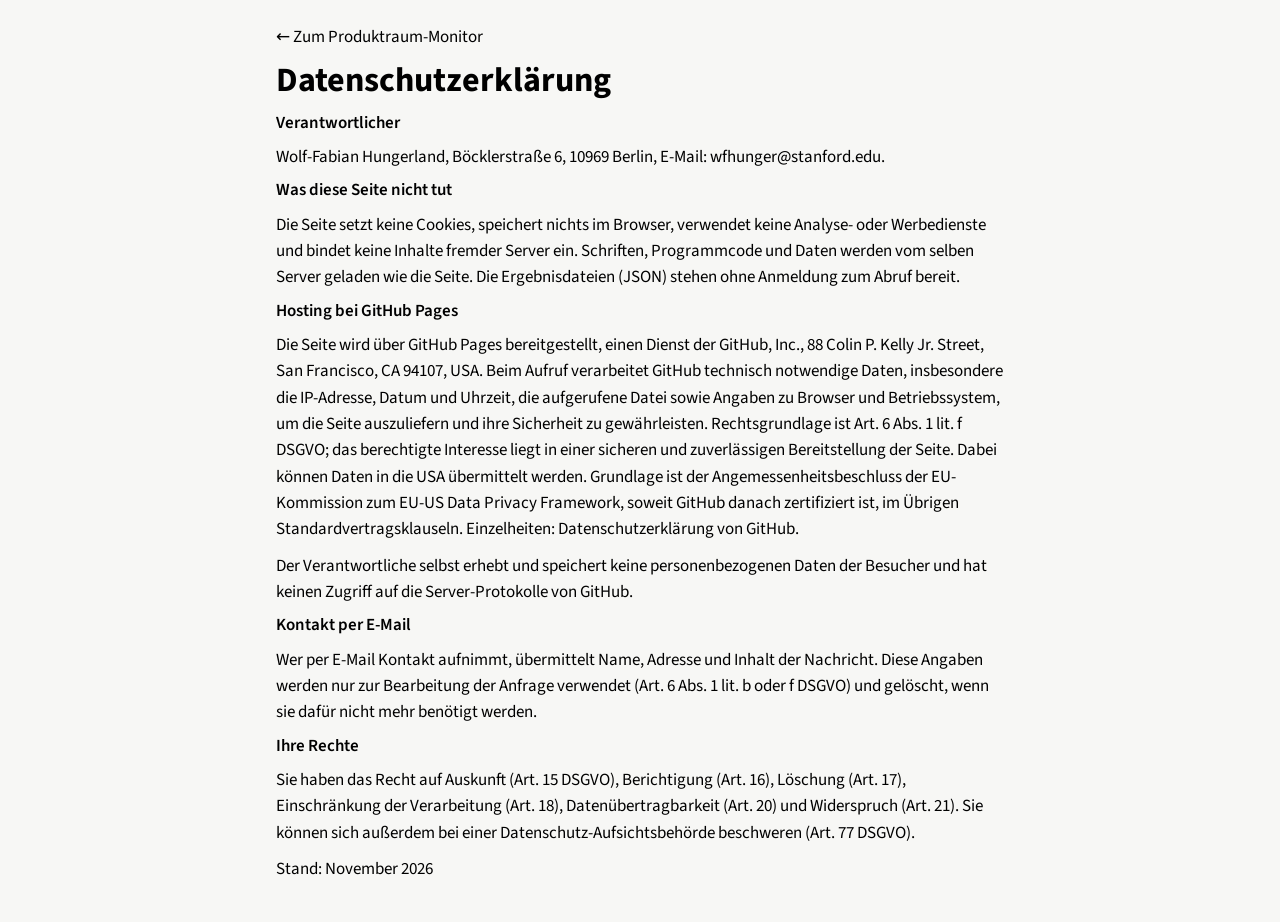
<file: site/datenschutz.html>
<!doctype html>
<html lang="de">
<head>
<meta charset="utf-8">
<meta name="viewport" content="width=device-width, initial-scale=1, viewport-fit=cover">
<meta name="robots" content="noindex">
<title>Datenschutz · Produktraum-Monitor</title>
<link rel="stylesheet" href="fonts/fonts.css">
<link rel="stylesheet" href="style.css">
</head>
<body>
<main class="inner prose legal">
<p><a href="./">← Zum Produktraum-Monitor</a></p>
<h1>Datenschutzerklärung</h1>
<h3>Verantwortlicher</h3>
<p>Wolf-Fabian Hungerland, Böcklerstraße 6, 10969 Berlin, E-Mail: <a href="mailto:wfhunger@stanford.edu">wfhunger@stanford.edu</a>.</p>
<h3>Was diese Seite nicht tut</h3>
<p>Die Seite setzt keine Cookies, speichert nichts im Browser, verwendet keine Analyse- oder Werbedienste und bindet keine Inhalte fremder Server ein. Schriften, Programmcode und Daten werden vom selben Server geladen wie die Seite. Die Ergebnisdateien (JSON) stehen ohne Anmeldung zum Abruf bereit.</p>
<h3>Hosting bei GitHub Pages</h3>
<p>Die Seite wird über GitHub Pages bereitgestellt, einen Dienst der GitHub, Inc., 88 Colin P. Kelly Jr. Street, San Francisco, CA 94107, USA. Beim Aufruf verarbeitet GitHub technisch notwendige Daten, insbesondere die IP-Adresse, Datum und Uhrzeit, die aufgerufene Datei sowie Angaben zu Browser und Betriebssystem, um die Seite auszuliefern und ihre Sicherheit zu gewährleisten. Rechtsgrundlage ist Art. 6 Abs. 1 lit. f DSGVO; das berechtigte Interesse liegt in einer sicheren und zuverlässigen Bereitstellung der Seite. Dabei können Daten in die USA übermittelt werden. Grundlage ist der Angemessenheitsbeschluss der EU-Kommission zum EU-US Data Privacy Framework, soweit GitHub danach zertifiziert ist, im Übrigen Standardvertragsklauseln. Einzelheiten: <a href="https://docs.github.com/de/site-policy/privacy-policies/github-general-privacy-statement">Datenschutzerklärung von GitHub</a>.</p>
<p>Der Verantwortliche selbst erhebt und speichert keine personenbezogenen Daten der Besucher und hat keinen Zugriff auf die Server-Protokolle von GitHub.</p>
<h3>Kontakt per E-Mail</h3>
<p>Wer per E-Mail Kontakt aufnimmt, übermittelt Name, Adresse und Inhalt der Nachricht. Diese Angaben werden nur zur Bearbeitung der Anfrage verwendet (Art. 6 Abs. 1 lit. b oder f DSGVO) und gelöscht, wenn sie dafür nicht mehr benötigt werden.</p>
<h3>Ihre Rechte</h3>
<p>Sie haben das Recht auf Auskunft (Art. 15 DSGVO), Berichtigung (Art. 16), Löschung (Art. 17), Einschränkung der Verarbeitung (Art. 18), Datenübertragbarkeit (Art. 20) und Widerspruch (Art. 21). Sie können sich außerdem bei einer Datenschutz-Aufsichtsbehörde beschweren (Art. 77 DSGVO).</p>
<p>Stand: November 2026</p>
</main>
</body>
</html>
</file>
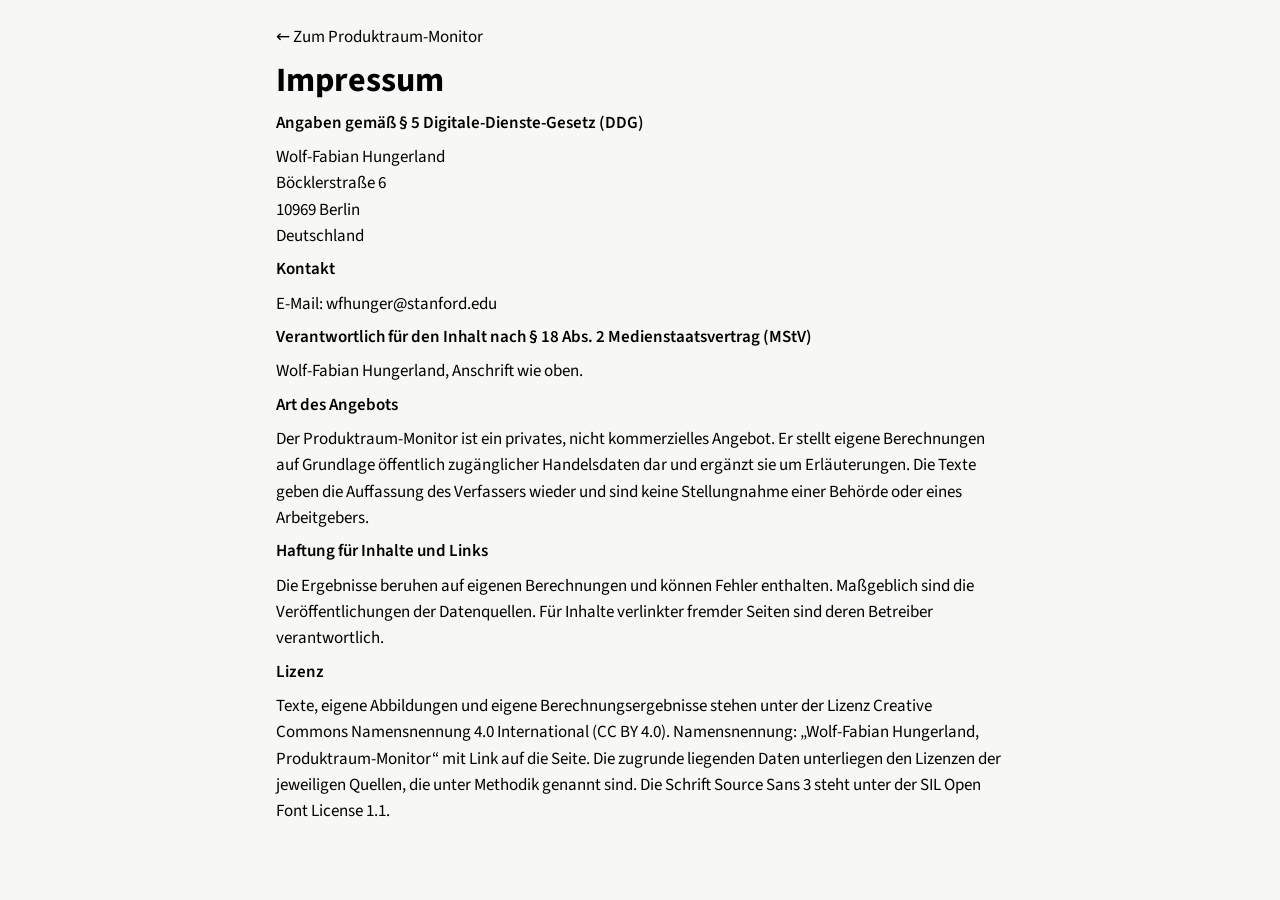
<file: site/impressum.html>
<!doctype html>
<html lang="de">
<head>
<meta charset="utf-8">
<meta name="viewport" content="width=device-width, initial-scale=1, viewport-fit=cover">
<meta name="robots" content="noindex">
<title>Impressum · Produktraum-Monitor</title>
<link rel="stylesheet" href="fonts/fonts.css">
<link rel="stylesheet" href="style.css">
</head>
<body>
<main class="inner prose legal">
<p><a href="./">← Zum Produktraum-Monitor</a></p>
<h1>Impressum</h1>
<h3>Angaben gemäß § 5 Digitale-Dienste-Gesetz (DDG)</h3>
<p>Wolf-Fabian Hungerland<br>Böcklerstraße 6<br>10969 Berlin<br>Deutschland</p>
<h3>Kontakt</h3>
<p>E-Mail: <a href="mailto:wfhunger@stanford.edu">wfhunger@stanford.edu</a></p>
<h3>Verantwortlich für den Inhalt nach § 18 Abs. 2 Medienstaatsvertrag (MStV)</h3>
<p>Wolf-Fabian Hungerland, Anschrift wie oben.</p>
<h3>Art des Angebots</h3>
<p>Der Produktraum-Monitor ist ein privates, nicht kommerzielles Angebot. Er stellt eigene Berechnungen auf Grundlage öffentlich zugänglicher Handelsdaten dar und ergänzt sie um Erläuterungen. Die Texte geben die Auffassung des Verfassers wieder und sind keine Stellungnahme einer Behörde oder eines Arbeitgebers.</p>
<h3>Haftung für Inhalte und Links</h3>
<p>Die Ergebnisse beruhen auf eigenen Berechnungen und können Fehler enthalten. Maßgeblich sind die Veröffentlichungen der Datenquellen. Für Inhalte verlinkter fremder Seiten sind deren Betreiber verantwortlich.</p>
<h3>Lizenz</h3>
<p>Texte, eigene Abbildungen und eigene Berechnungsergebnisse stehen unter der Lizenz <a href="https://creativecommons.org/licenses/by/4.0/deed.de" rel="license">Creative Commons Namensnennung 4.0 International (CC BY 4.0)</a>. Namensnennung: „Wolf-Fabian Hungerland, Produktraum-Monitor“ mit Link auf die Seite. Die zugrunde liegenden Daten unterliegen den Lizenzen der jeweiligen Quellen, die unter Methodik genannt sind. Die Schrift Source Sans 3 steht unter der SIL Open Font License 1.1.</p>
</main>
</body>
</html>
</file>
<file: site/fonts/fonts.css>
/* Self-hosted Source Sans 3 (SIL Open Font License 1.1), via Fontsource. Same typeface as the Konjunkturmonitor. */
@font-face {
  font-family: 'Source Sans 3';
  font-style: normal;
  font-weight: 400;
  font-display: swap;
  src: url(SourceSans3-400-latin-ext.woff2) format('woff2');
  unicode-range: U+0100-02BA, U+02BD-02C5, U+02C7-02CC, U+02CE-02D7, U+02DD-02FF, U+0304, U+0308, U+0329, U+1D00-1DBF, U+1E00-1E9F, U+1EF2-1EFF, U+2020, U+20A0-20AB, U+20AD-20C4, U+2113, U+2C60-2C7F, U+A720-A7FF;
}
@font-face {
  font-family: 'Source Sans 3';
  font-style: normal;
  font-weight: 400;
  font-display: swap;
  src: url(SourceSans3-400-latin.woff2) format('woff2');
  unicode-range: U+0000-00FF, U+0131, U+0152-0153, U+02BB-02BC, U+02C6, U+02DA, U+02DC, U+0304, U+0308, U+0329, U+2000-206F, U+20AC, U+2122, U+2191, U+2193, U+2212, U+2215, U+FEFF, U+FFFD;
}
@font-face {
  font-family: 'Source Sans 3';
  font-style: normal;
  font-weight: 600;
  font-display: swap;
  src: url(SourceSans3-600-latin-ext.woff2) format('woff2');
  unicode-range: U+0100-02BA, U+02BD-02C5, U+02C7-02CC, U+02CE-02D7, U+02DD-02FF, U+0304, U+0308, U+0329, U+1D00-1DBF, U+1E00-1E9F, U+1EF2-1EFF, U+2020, U+20A0-20AB, U+20AD-20C4, U+2113, U+2C60-2C7F, U+A720-A7FF;
}
@font-face {
  font-family: 'Source Sans 3';
  font-style: normal;
  font-weight: 600;
  font-display: swap;
  src: url(SourceSans3-600-latin.woff2) format('woff2');
  unicode-range: U+0000-00FF, U+0131, U+0152-0153, U+02BB-02BC, U+02C6, U+02DA, U+02DC, U+0304, U+0308, U+0329, U+2000-206F, U+20AC, U+2122, U+2191, U+2193, U+2212, U+2215, U+FEFF, U+FFFD;
}
@font-face {
  font-family: 'Source Sans 3';
  font-style: normal;
  font-weight: 700;
  font-display: swap;
  src: url(SourceSans3-700-latin-ext.woff2) format('woff2');
  unicode-range: U+0100-02BA, U+02BD-02C5, U+02C7-02CC, U+02CE-02D7, U+02DD-02FF, U+0304, U+0308, U+0329, U+1D00-1DBF, U+1E00-1E9F, U+1EF2-1EFF, U+2020, U+20A0-20AB, U+20AD-20C4, U+2113, U+2C60-2C7F, U+A720-A7FF;
}
@font-face {
  font-family: 'Source Sans 3';
  font-style: normal;
  font-weight: 700;
  font-display: swap;
  src: url(SourceSans3-700-latin.woff2) format('woff2');
  unicode-range: U+0000-00FF, U+0131, U+0152-0153, U+02BB-02BC, U+02C6, U+02DA, U+02DC, U+0304, U+0308, U+0329, U+2000-206F, U+20AC, U+2122, U+2191, U+2193, U+2212, U+2215, U+FEFF, U+FFFD;
}
@font-face {
  font-family: 'Source Sans 3';
  font-style: italic;
  font-weight: 400;
  font-display: swap;
  src: url(SourceSans3-400i-latin.woff2) format('woff2');
  unicode-range: U+0000-00FF, U+0131, U+0152-0153, U+02BB-02BC, U+02C6, U+02DA, U+02DC, U+0304, U+0308, U+0329, U+2000-206F, U+20AC, U+2122, U+2191, U+2193, U+2212, U+2215, U+FEFF, U+FFFD;
}
</file>
<file: site/style.css>
/* Same family as the Konjunkturmonitor (wfhungerland/konjunkturmonitor, monitor/templates/index.html):
   Source Sans 3; text outside charts black, links without underline; colour only for data;
   red only for warning signals; 6 px radius; one line tone; value axis on the right. */
:root {
  --bg: #f7f7f5; --surface: #fff; --fg: #000; --muted: #000; --grey: #595959; --line: #e2e5e9; --rule: #8c8c8c;
  --accent: #000; --dark: #000; --tint: #eef3f9; --box: #f2f3f4; --r: 6px;
  --warn: #C00000; --warn-soft: #fbe9e9; --blue: #0070C0; --blue-soft: #e5f1fa;
  /* series colours of the monitor (PAL): first series dark blue, then fixed order; context grey */
  --c1: #002060; --c2: #0070C0; --c3: #00B0F0; --c4: #51154A; --c5: #7030A0; --c6: #D86DCD; --c7: #47D359; --ctx: #a6a6a6;
  --gridline: #D9D9D9; --axis: #595959;
  /* product space: kept dark blue, gained light blue, lost red (warning), none grey */
  --kept: #002060; --gained: #00B0F0; --lost: #C00000; --none: #d9d9d9;
  --edge: rgba(89, 89, 89, 0.35); --edge-faint: rgba(89, 89, 89, 0.08);
  --ff: "Source Sans 3", "Segoe UI", system-ui, -apple-system, Roboto, "Helvetica Neue", Arial, sans-serif;
}
* { box-sizing: border-box; }
[hidden] { display: none !important; }
html, body { max-width: 100%; overflow-x: clip; }
html { background: var(--bg); }
body { margin: 0; background: var(--bg); color: var(--fg); font: 17px/1.55 var(--ff); }
a { color: var(--fg); text-decoration: none; }
a:hover { text-decoration: underline; }
.inner { max-width: 1180px; margin: 0 auto; padding-left: max(16px, env(safe-area-inset-left, 0px)); padding-right: max(16px, env(safe-area-inset-right, 0px)); }
@media (min-width: 1240px) { .inner { max-width: 1320px; } }

/* header */
.top { position: sticky; top: 0; z-index: 5; background: var(--surface); border-bottom: 1px solid var(--line); }
.top .inner { display: flex; flex-wrap: wrap; align-items: baseline; gap: 6px 16px; padding-block: 10px; }
.brand { display: flex; align-items: baseline; gap: 6px 12px; flex-wrap: wrap; }
.brand h1 { font-size: 19px; margin: 0; }
.stand { font-size: 13.5px; }
.lang { font-size: 13.5px; }
.lang a[aria-current] { font-weight: 600; }
nav { display: flex; flex-wrap: wrap; gap: 4px 12px; font-size: 13.5px; }
nav a { padding: 2px 0; border-bottom: 2px solid transparent; }
nav a[aria-current="page"] { font-weight: 600; border-bottom-color: var(--fg); }
nav a:hover { text-decoration: none; border-bottom-color: var(--line); }
nav a:focus-visible, select:focus-visible, button:focus-visible, a:focus-visible { outline: 2px solid var(--fg); outline-offset: 2px; }
@media (max-width: 600px) {
  .top .inner { padding-block: 6px 4px; gap: 2px 6px; }
  .brand h1 { font-size: 15px; } .stand { font-size: 12px; } .lang { font-size: 12px; }
  nav { width: 100%; flex-wrap: nowrap; overflow-x: auto; white-space: nowrap; scrollbar-width: none; padding-bottom: 2px; }
  nav::-webkit-scrollbar { display: none; }
}

/* sections: question, answer, explanation in the right margin */
main { padding-block: 16px 40px; display: flex; flex-direction: column; gap: 20px; }
.view { display: flex; flex-direction: column; gap: 18px; }
h1, h2, h3 { margin: 0; line-height: 1.25; }
h2 { font-size: 26px; font-weight: 700; }
h3 { font-size: 17px; font-weight: 600; }
p { margin: 0; max-width: 48em; }
.intro { display: grid; grid-template-columns: minmax(0, 1fr); gap: 8px 32px; }
@media (min-width: 1100px) { .intro { grid-template-columns: minmax(0, 48em) minmax(0, 1fr); } }
.answer { font-size: 19px; max-width: 48em; }
.answer .chip, .answer .copy { font-size: 13.5px; vertical-align: 2px; }
.answer .chip.good { color: var(--blue); }
.explain { font-style: italic; font-size: 15px; line-height: 1.45; }
.tnote, .note { font-size: 13.5px; line-height: 1.4; max-width: 60em; }
.hint { font-size: 13.5px; }
.controls, .toolbar { display: flex; flex-wrap: wrap; align-items: center; gap: 6px 12px; font-size: 15px; }
select { font: inherit; font-size: 15px; padding: 3px 8px; border: 1px solid var(--line); border-radius: var(--r); background: var(--surface); color: var(--fg); max-width: 100%; }
@media (max-width: 700px) { h2 { font-size: 22px; } }

/* key figure tiles as in the monitor */
.kpis { display: grid; grid-template-columns: repeat(auto-fit, minmax(220px, 1fr)); gap: 14px; }
.kpi { background: var(--surface); border: 1px solid var(--line); border-radius: var(--r); padding: 12px 14px; display: flex; flex-direction: column; gap: 2px; min-width: 0; }
.kpi .kv { font-size: 32px; font-weight: 600; line-height: 1.15; font-variant-numeric: tabular-nums; }
.kpi .kn { font-size: 15px; }
.kpi .ks { font-size: 13.5px; color: var(--grey); }
@media (max-width: 760px) { .kpis { grid-template-columns: repeat(2, minmax(0, 1fr)); } .kpi .kv { font-size: 24px; } }

.findings { display: grid; grid-template-columns: repeat(auto-fit, minmax(300px, 1fr)); gap: 24px 32px; margin-top: 12px; }
.finding { display: flex; flex-direction: column; gap: 4px; font-size: 15px; }

.compare { display: flex; flex-wrap: wrap; gap: 8px; align-items: center; font-size: 15px; }
.pill { display: inline-flex; align-items: center; gap: 6px; border: 1px solid var(--line); background: var(--surface); border-radius: 999px; padding: 1px 4px 1px 10px; }
.pill i { width: 10px; height: 10px; border-radius: 50%; display: inline-block; }
.pill button { border: none; background: none; color: var(--fg); cursor: pointer; font-size: 16px; line-height: 1; padding: 2px 6px; }

/* figures: number, sub-question, title, chart with italic explanation on the right, source, grey text links */
.charts { display: flex; flex-direction: column; gap: 68px; margin-block: 12px 12px; }
.card { margin: 0; padding: 4px 0 8px; min-width: 0; scroll-margin-top: 70px; }
.card .cask { font-size: 19px; font-weight: 600; line-height: 1.3; margin: 0 0 4px; }
.card h3 { font-size: 15px; font-weight: 700; margin: 0 0 6px; }
.fignum { font-weight: 700; }
.cbody { display: grid; grid-template-columns: minmax(0, 1fr); gap: 10px 22px; }
@media (min-width: 980px) { .cbody { grid-template-columns: minmax(0, 1fr) 290px; } }
.cside { font-size: 13.5px; line-height: 1.45; }
.capnote { font-style: italic; margin: 0; }
.src { font-size: 12px; line-height: 1.4; margin-top: 6px; max-width: none; color: var(--grey); }  /* source grey and smaller than text in figures */
.acts { display: flex; flex-wrap: wrap; gap: 4px 18px; margin-top: 4px; font-size: 13.5px; }
.acts button, .copy { font: inherit; font-size: 13.5px; color: var(--grey); background: none; border: 0; padding: 0; cursor: pointer; }
.acts button:hover, .copy:hover { color: var(--fg); text-decoration: underline; }
.svgwrap { width: 100%; overflow-x: auto; }
.svgwrap svg { display: block; width: 100%; height: auto; min-width: 320px; }
.svgwrap text { fill: var(--fg); font-family: var(--ff); font-size: 13px; }
.svgwrap .grid { stroke: var(--gridline); stroke-width: 0.5; }

/* tables as in the monitor */
.tablewrap { overflow-x: auto; background: var(--surface); border: 1px solid var(--line); border-radius: var(--r); }
table { border-collapse: collapse; width: 100%; font-size: 15px; line-height: 1.35; }
caption { text-align: left; padding: 10px 12px 4px; font-weight: 600; }
th, td { padding: 4px 10px; text-align: left; border-bottom: 1px solid var(--line); }
th { font-size: 13.5px; font-weight: normal; border-bottom-color: var(--rule); white-space: nowrap; vertical-align: bottom; }
tr:last-child td { border-bottom: none; }
td.num, th.num { text-align: right; font-variant-numeric: tabular-nums; white-space: nowrap; }
tbody tr.clickable { cursor: pointer; }
tbody tr.clickable:hover td, tbody tr.sel td { background: var(--tint); }
td .ex { display: block; font-size: 13.5px; }
.chip { display: inline-block; font-variant-numeric: tabular-nums; white-space: nowrap; }
.chip.bad { color: var(--warn); }
.chip.good, .chip.down { color: var(--blue); }
.chip.even { color: var(--grey); }
.bar { display: inline-block; height: 8px; border-radius: 2px; vertical-align: middle; }

/* product space */
.spacewrap { position: relative; background: var(--surface); border: 1px solid var(--line); border-radius: var(--r); }
canvas#space { display: block; width: 100%; aspect-ratio: 4 / 3; max-width: 100%; touch-action: manipulation; }
.tip { position: absolute; pointer-events: none; background: var(--surface); border: 1px solid var(--line); border-radius: var(--r); padding: 6px 10px; font-size: 13.5px; max-width: 280px; box-shadow: 0 4px 12px rgba(0,0,0,.08); }
.legend { display: flex; flex-wrap: wrap; gap: 6px 16px; font-size: 13.5px; margin-top: 6px; }
.legend span { display: inline-flex; align-items: center; gap: 6px; }
.legend i { width: 10px; height: 10px; border-radius: 2px; display: inline-block; }

.prose { display: flex; flex-direction: column; gap: 10px; }
.prose ul { margin: 0; padding-left: 18px; }
#forecastTables { display: flex; flex-direction: column; gap: 14px; }
details.fold > summary { cursor: pointer; font-size: 15px; }
details.fold[open] > summary { margin-bottom: 8px; }
#scenChecks td:last-child { min-width: 320px; }

/* footer as in the monitor */
.foot { text-align: center; font-size: 13.5px; padding-block: 24px 40px; display: flex; flex-direction: column; gap: 4px; align-items: center; }
.foot a { text-decoration: underline; }
.legal { padding-block: 24px 40px; max-width: 760px; }
@media (prefers-reduced-motion: reduce) { * { transition: none !important; } }
@media print {
  .top, nav, .controls, .toolbar, .acts, .copy { display: none !important; }
  body { background: #fff; font-size: 11pt; }
  .card { break-inside: avoid; }
}

.ztwrap { width: 100%; max-width: 640px; aspect-ratio: 1; border: 1px solid var(--line, #d9d9d9); }
.ztwrap canvas { width: 100%; height: 100%; image-rendering: pixelated; display: block; cursor: crosshair; }

/* public spending tab: keep chart text legible on phones, scroll inside the card */
@media (max-width: 700px) { #view-staat .svgwrap svg { min-width: 720px; } }
/* controls as one text line (Tufte): chosen option black and underlined, others grey, no frames */
.tline { display: flex; flex-wrap: wrap; align-items: baseline; row-gap: 4px; }
.tline button { font: inherit; font-size: 13px; line-height: 1.4; padding: 0 0 1px; border: 0; border-bottom: 1.5px solid transparent; border-radius: 0; background: none; color: #8c8c8c; cursor: pointer; }
.tline button:hover { color: #000; }
.tline button[aria-pressed="true"] { color: #000; border-bottom-color: #000; }
.tline .dot { color: #bfbfbf; margin: 0 6px; } .tline .gap { display: inline-block; width: 22px; } .tline .tl { color: #8c8c8c; font-size: 12px; margin-left: 5px; }

/* navigation by areas: first line areas, second line the tabs of the current area */
nav { display: block; }
nav .navareas, nav .navsub { display: flex; flex-wrap: wrap; gap: 4px 16px; }
nav .navareas a { font-size: 13.5px; color: var(--grey); }
nav .navareas a[aria-current] { color: var(--fg); font-weight: 600; border-bottom-color: var(--fg); }
nav .navsub { margin-top: 4px; font-size: 13px; }
nav .navsub .sbx { font-size: 11px; color: var(--grey); border: 0; margin-left: 2px; }
.modstatus { font-size: 12.5px; color: var(--grey); margin: -4px 0 12px; }
@media (max-width: 700px) { nav .navareas, nav .navsub { flex-wrap: nowrap; overflow-x: auto; white-space: nowrap; scrollbar-width: none; } }
</file>
